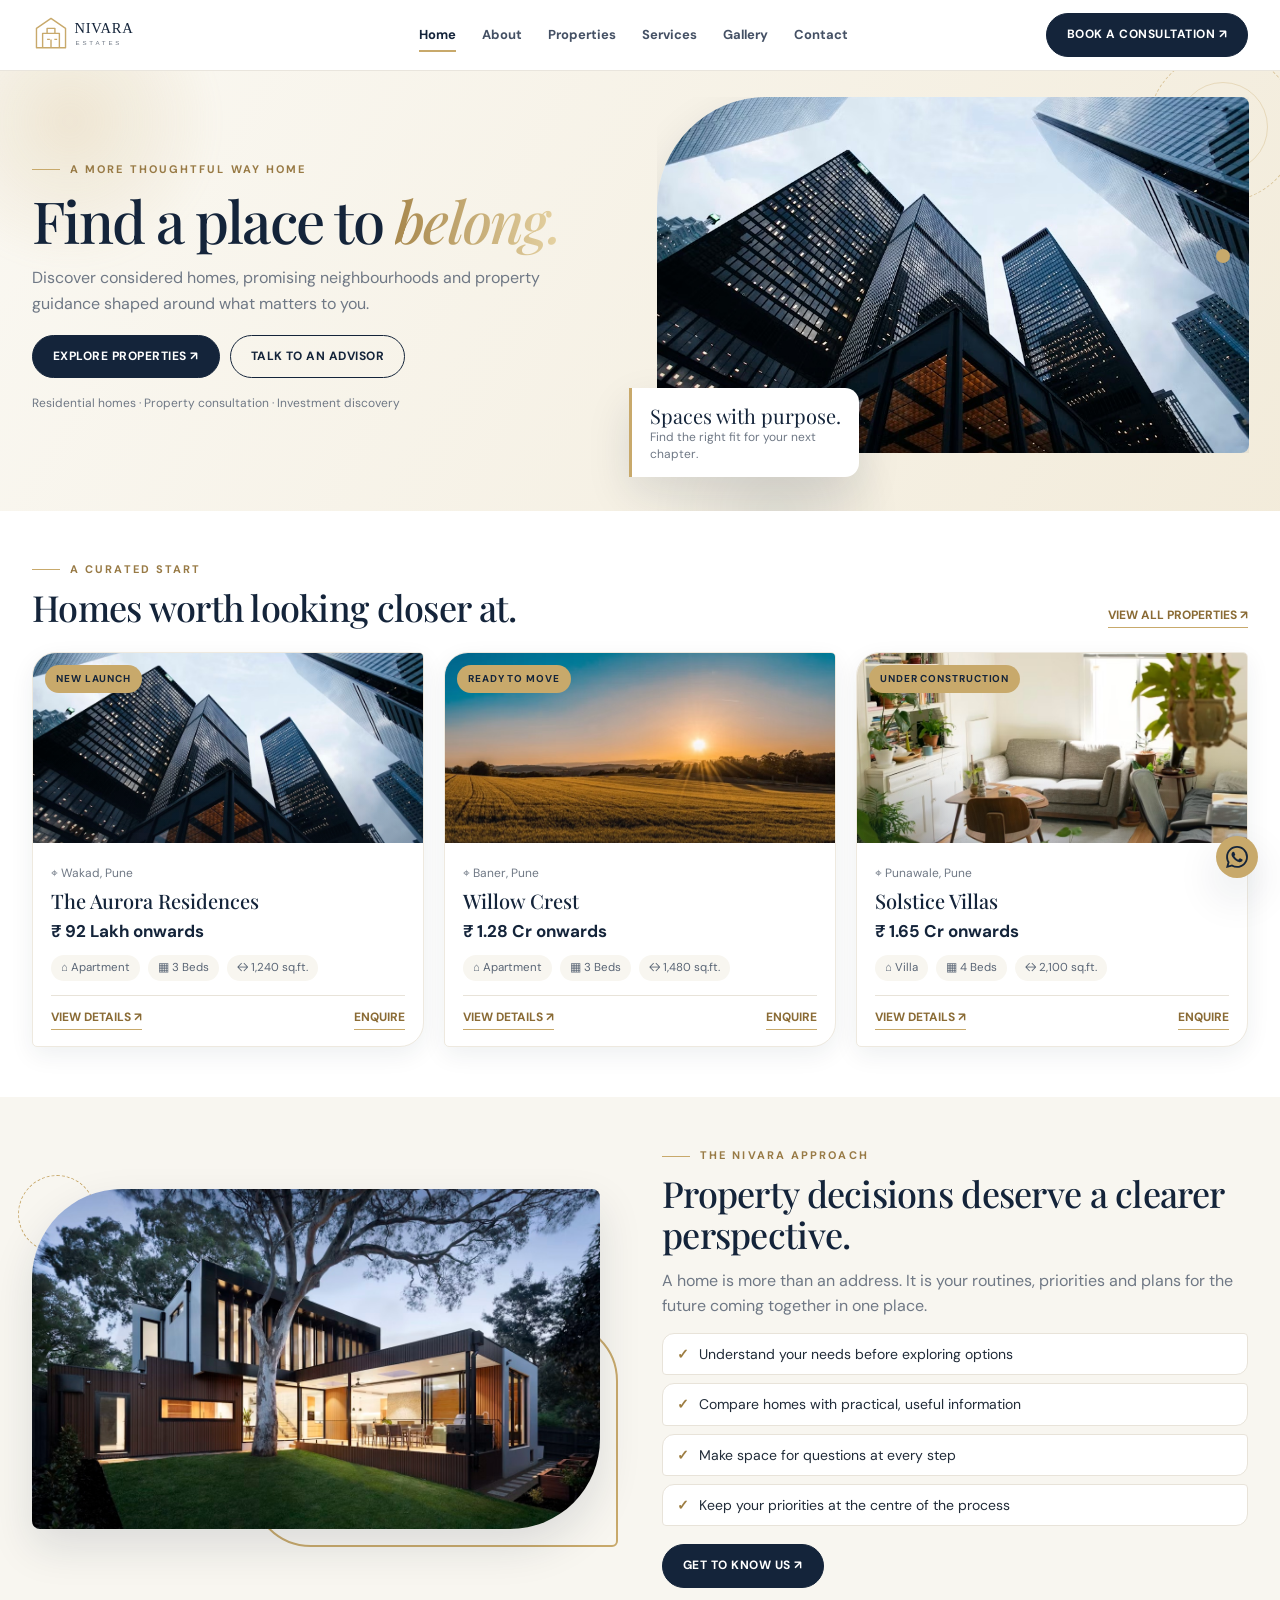
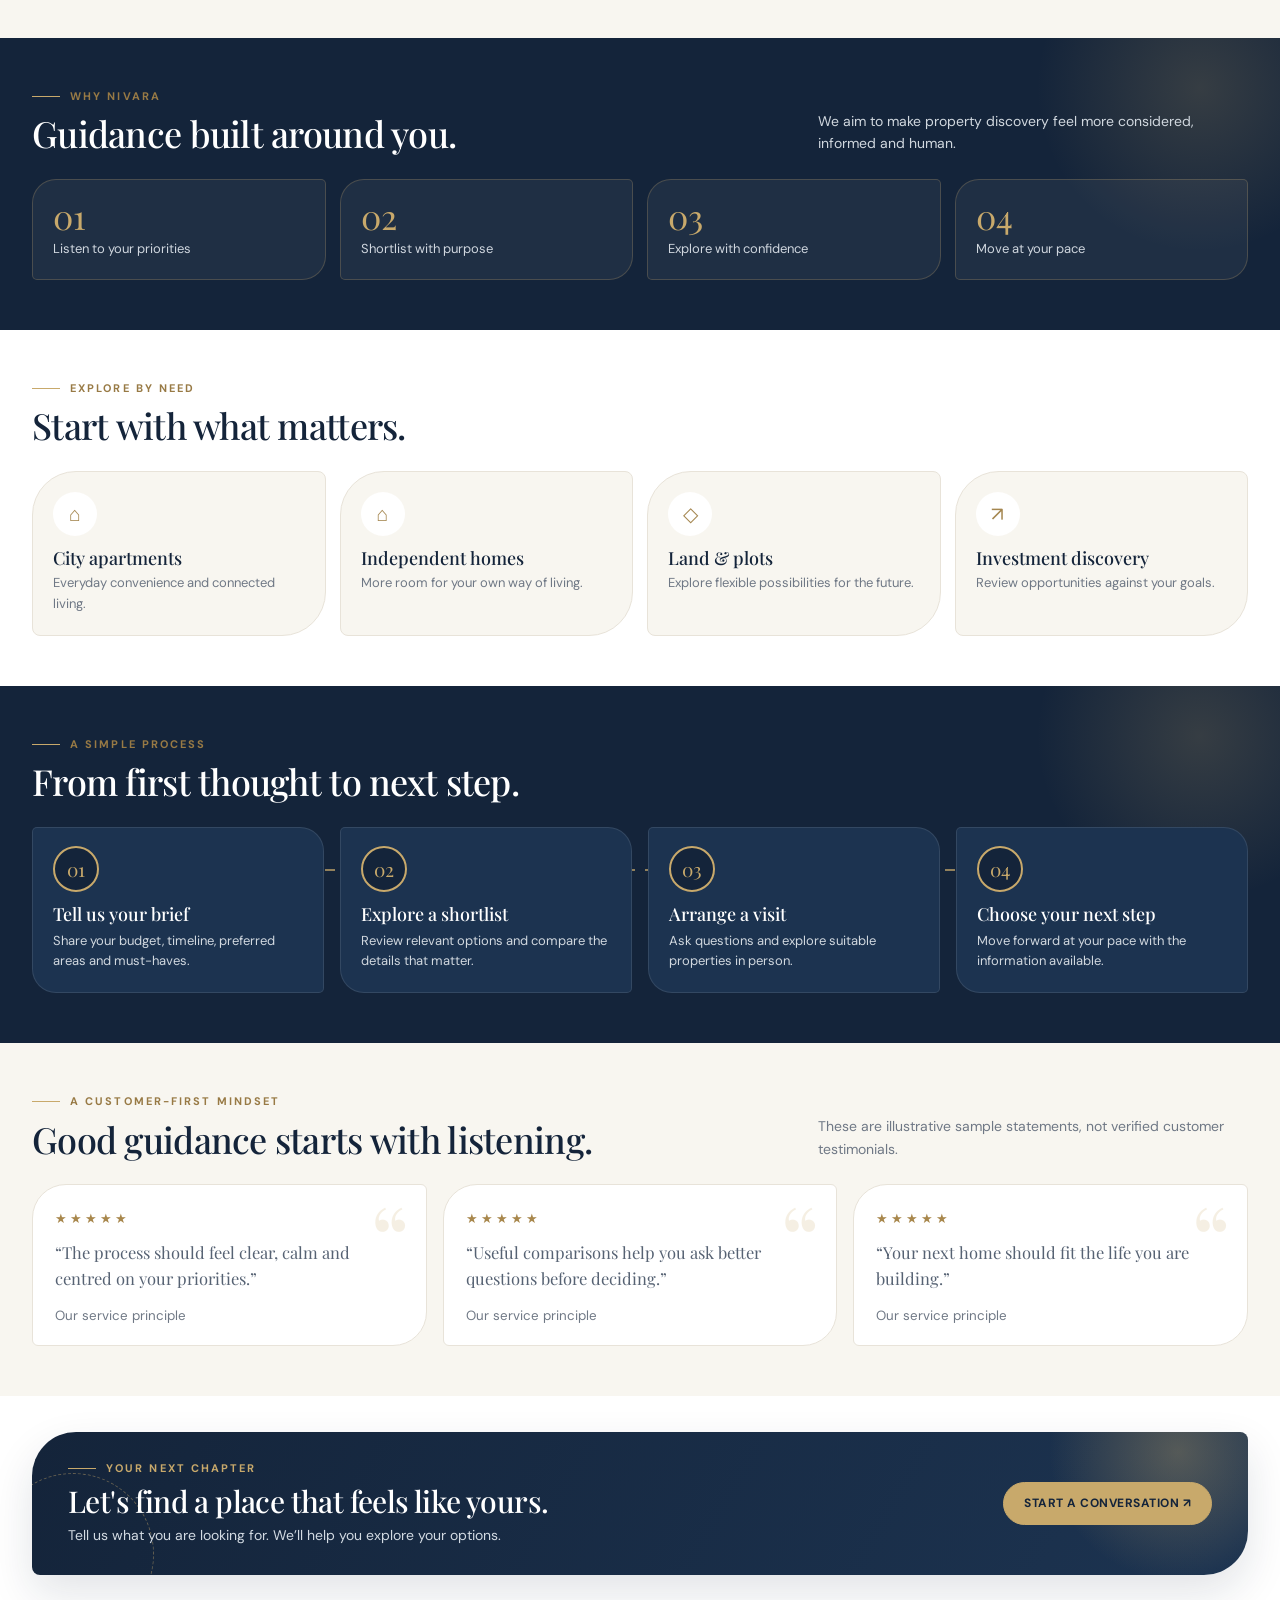
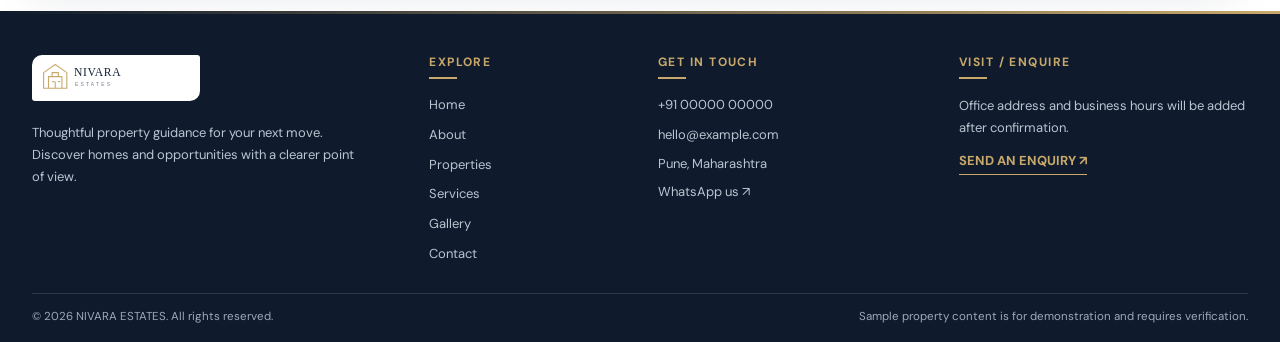
<file: index.html>
<!doctype html>
<html lang="en">

<head>
    <meta charset="utf-8">
    <meta name="viewport" content="width=device-width, initial-scale=1">
    <meta name="theme-color" content="#14243A">
    <meta name="description" content="Explore sample homes and property guidance with Nivara Estates in Pune.">
    <link rel="icon" type="image/svg+xml" href="favicon.svg">
    <link rel="stylesheet" href="css/style.css">
    <title>Find Your Place | NIVARA ESTATES</title>
</head>

<body><a class="skip-link" href="#main">Skip to content</a>
    <header class="site-header">
        <div class="container nav"><a class="brand" href="index.html" aria-label="Nivara Estates home"><img
                    src="assets/logo.svg" alt="Nivara Estates"></a><button class="menu-toggle"
                aria-label="Toggle navigation" aria-expanded="false">☰</button>
            <nav class="nav-links" aria-label="Main navigation"><a href="index.html">Home</a><a
                    href="about.html">About</a><a href="projects.html">Properties</a><a
                    href="services.html">Services</a><a href="gallery.html">Gallery</a><a
                    href="contact.html">Contact</a></nav><a class="nav-cta" href="contact.html">BOOK A CONSULTATION
                ↗</a>
        </div>
    </header>
    <main id="main">
        <section class="hero"><span class="hero-blob b1"></span><span class="hero-blob b2"></span>
            <div class="container hero-grid">
                <div class="hero-copy"><span class="eyebrow">A MORE THOUGHTFUL WAY HOME</span>
                    <h1>Find a place to <span>belong.</span></h1>
                    <p class="lead">Discover considered homes, promising neighbourhoods and property guidance shaped
                        around what matters to you.</p>
                    <div class="hero-actions"><a class="btn" href="projects.html">EXPLORE PROPERTIES ↗</a><a
                            class="btn outline" href="contact.html">TALK TO AN ADVISOR</a></div>
                    <p class="hero-note">Residential homes · Property consultation · Investment discovery</p>
                </div>
                <div class="hero-media" id="hero-media">
                    <div class="hero-orbit"></div>
                    <div class="hero-orbit o2"></div><span class="hero-dot"></span>
                    <div class="hero-photo-wrap"><img class="hero-photo" src="assets/images/photo-1.jpg"
                            alt="Contemporary residential architecture"></div>
                    <div class="hero-stamp"><strong>Spaces with purpose.</strong><small>Find the right fit for your next
                            chapter.</small></div>
                </div>
            </div>
        </section>
        <section class="section">
            <div class="container">
                <div class="section-head reveal">
                    <div><span class="eyebrow">A CURATED START</span>
                        <h2>Homes worth looking closer at.</h2>
                    </div><a class="text-link" href="projects.html">VIEW ALL PROPERTIES ↗</a>
                </div>
                <div class="property-grid" id="featured-properties"></div>
            </div>
        </section>
        <section class="section ivory">
            <div class="container split">
                <div class="split-image reveal">
                    <div class="img-wrap"><img src="assets/images/photo-7.jpg" alt="Warm contemporary home interior"
                            loading="lazy"></div>
                </div>
                <div class="reveal"><span class="eyebrow">THE NIVARA APPROACH</span>
                    <h2>Property decisions deserve a clearer perspective.</h2>
                    <p class="lead">A home is more than an address. It is your routines, priorities and plans for the
                        future coming together in one place.</p>
                    <ul class="check-list">
                        <li>Understand your needs before exploring options</li>
                        <li>Compare homes with practical, useful information</li>
                        <li>Make space for questions at every step</li>
                        <li>Keep your priorities at the centre of the process</li>
                    </ul><a class="btn" href="about.html">GET TO KNOW US ↗</a>
                </div>
            </div>
        </section>
        <section class="section navy">
            <div class="container">
                <div class="section-head reveal">
                    <div><span class="eyebrow">WHY NIVARA</span>
                        <h2>Guidance built around you.</h2>
                    </div>
                    <p>We aim to make property discovery feel more considered, informed and human.</p>
                </div>
                <div class="stats">
                    <div class="stat reveal"><strong>01</strong><span>Listen to your priorities</span></div>
                    <div class="stat reveal delay-1"><strong>02</strong><span>Shortlist with purpose</span></div>
                    <div class="stat reveal delay-2"><strong>03</strong><span>Explore with confidence</span></div>
                    <div class="stat reveal delay-3"><strong>04</strong><span>Move at your pace</span></div>
                </div>
            </div>
        </section>
        <section class="section">
            <div class="container">
                <div class="section-head reveal">
                    <div><span class="eyebrow">EXPLORE BY NEED</span>
                        <h2>Start with what matters.</h2>
                    </div>
                </div>
                <div class="category-grid"><a class="category reveal" href="projects.html?type=Apartment"><span
                            class="symbol">⌂</span>
                        <h3>City apartments</h3>
                        <p>Everyday convenience and connected living.</p>
                    </a><a class="category reveal delay-1" href="projects.html?type=Villa"><span class="symbol">⌂</span>
                        <h3>Independent homes</h3>
                        <p>More room for your own way of living.</p>
                    </a><a class="category reveal delay-2" href="projects.html?type=Plot"><span class="symbol">◇</span>
                        <h3>Land & plots</h3>
                        <p>Explore flexible possibilities for the future.</p>
                    </a><a class="category reveal delay-3" href="services.html"><span class="symbol">↗</span>
                        <h3>Investment discovery</h3>
                        <p>Review opportunities against your goals.</p>
                    </a></div>
            </div>
        </section>
        <section class="section navy">
            <div class="container">
                <div class="section-head reveal">
                    <div><span class="eyebrow">A SIMPLE PROCESS</span>
                        <h2>From first thought to next step.</h2>
                    </div>
                </div>
                <div class="steps">
                    <div class="step reveal"><b>01</b>
                        <h3>Tell us your brief</h3>
                        <p>Share your budget, timeline, preferred areas and must-haves.</p>
                    </div>
                    <div class="step reveal delay-1"><b>02</b>
                        <h3>Explore a shortlist</h3>
                        <p>Review relevant options and compare the details that matter.</p>
                    </div>
                    <div class="step reveal delay-2"><b>03</b>
                        <h3>Arrange a visit</h3>
                        <p>Ask questions and explore suitable properties in person.</p>
                    </div>
                    <div class="step reveal delay-3"><b>04</b>
                        <h3>Choose your next step</h3>
                        <p>Move forward at your pace with the information available.</p>
                    </div>
                </div>
            </div>
        </section>
        <section class="section ivory">
            <div class="container">
                <div class="section-head reveal">
                    <div><span class="eyebrow">A CUSTOMER-FIRST MINDSET</span>
                        <h2>Good guidance starts with listening.</h2>
                    </div>
                    <p>These are illustrative sample statements, not verified customer testimonials.</p>
                </div>
                <div class="quote-grid">
                    <article class="quote reveal"><span class="stars">★★★★★</span>
                        <p>“The process should feel clear, calm and centred on your priorities.”</p><small>Our service
                            principle</small>
                    </article>
                    <article class="quote reveal delay-1"><span class="stars">★★★★★</span>
                        <p>“Useful comparisons help you ask better questions before deciding.”</p><small>Our service
                            principle</small>
                    </article>
                    <article class="quote reveal delay-2"><span class="stars">★★★★★</span>
                        <p>“Your next home should fit the life you are building.”</p><small>Our service
                            principle</small>
                    </article>
                </div>
            </div>
        </section>
    </main>
    <section class="cta-wrap">
        <div class="container cta-band reveal">
            <div><span class="eyebrow" style="color:var(--gold)">YOUR NEXT CHAPTER</span>
                <h2>Let's find a place that feels like yours.</h2>
                <p>Tell us what you are looking for. We’ll help you explore your options.</p>
            </div><a class="btn gold" href="contact.html">START A CONVERSATION ↗</a>
        </div>
    </section>
    <footer class="footer">
        <div class="container">
            <div class="footer-grid">
                <div><a class="brand" href="index.html"><img src="assets/logo.svg" alt="Nivara Estates"></a>
                    <p>Thoughtful property guidance for your next move. Discover homes and opportunities with a clearer
                        point of view.</p>
                </div>
                <div>
                    <h3>Explore</h3>
                    <div class="footer-links"><a href="index.html">Home</a><a href="about.html">About</a><a
                            href="projects.html">Properties</a><a href="services.html">Services</a><a
                            href="gallery.html">Gallery</a><a href="contact.html">Contact</a></div>
                </div>
                <div>
                    <h3>Get in touch</h3>
                    <div class="footer-links"><a href="tel:+910000000000">+91 00000 00000</a><a
                            href="mailto:hello@example.com">hello@example.com</a><span>Pune, Maharashtra</span><a
                            data-whatsapp href="contact.html">WhatsApp us ↗</a></div>
                </div>
                <div>
                    <h3>Visit / enquire</h3>
                    <p>Office address and business hours will be added after confirmation.</p><a class="text-link"
                        style="color:var(--gold)" href="contact.html">SEND AN ENQUIRY ↗</a>
                </div>
            </div>
            <div class="footer-bottom"><span>© <span data-year></span> NIVARA ESTATES. All rights
                    reserved.</span><span>Sample property content is for demonstration and requires verification.</span>
            </div>
        </div>
    </footer><button class="back-top" aria-label="Back to top">↑</button>
    <script src="js/main.js"></script>
</body>

</html>
</file>
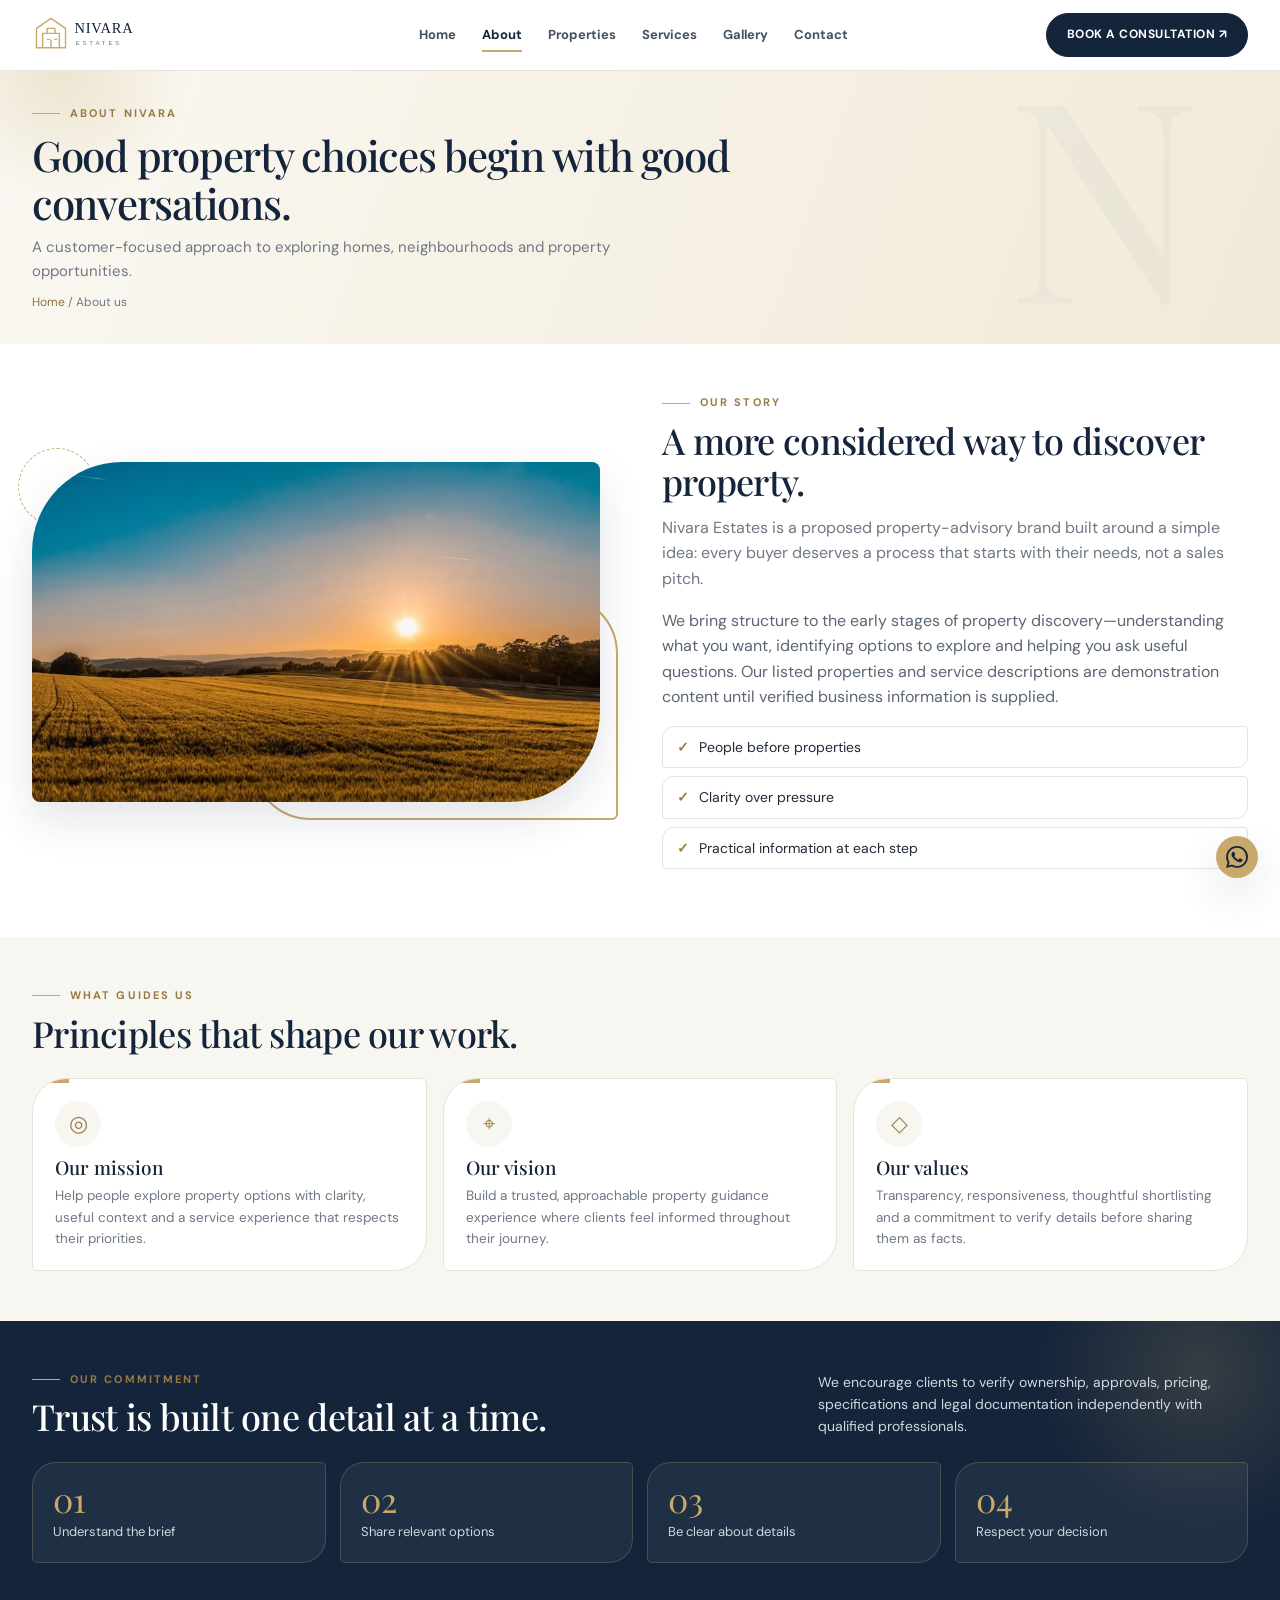
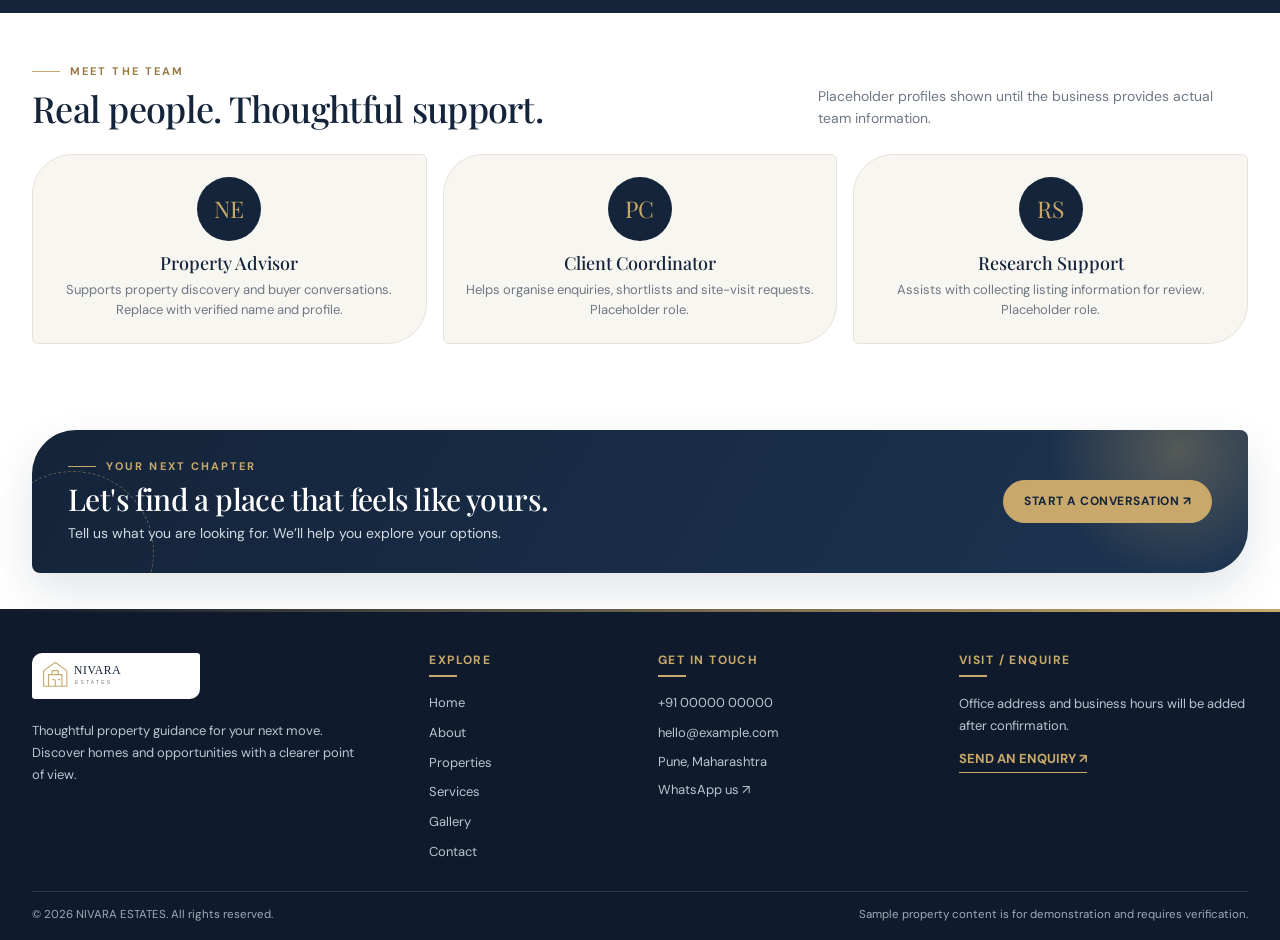
<file: about.html>
<!doctype html><html lang="en"><head><meta charset="utf-8"><meta name="viewport" content="width=device-width, initial-scale=1"><meta name="theme-color" content="#14243A"><meta name="description" content="Learn about the Nivara Estates approach to thoughtful property guidance."><link rel="icon" type="image/svg+xml" href="favicon.svg"><link rel="stylesheet" href="css/style.css"><title>About Us | NIVARA ESTATES</title></head><body><a class="skip-link" href="#main">Skip to content</a><header class="site-header"><div class="container nav"><a class="brand" href="index.html" aria-label="Nivara Estates home"><img src="assets/logo.svg" alt="Nivara Estates"></a><button class="menu-toggle" aria-label="Toggle navigation" aria-expanded="false">☰</button><nav class="nav-links" aria-label="Main navigation"><a href="index.html">Home</a><a href="about.html">About</a><a href="projects.html">Properties</a><a href="services.html">Services</a><a href="gallery.html">Gallery</a><a href="contact.html">Contact</a></nav><a class="nav-cta" href="contact.html">BOOK A CONSULTATION ↗</a></div></header><main id="main"><section class="page-hero"><div class="container"><span class="eyebrow">ABOUT NIVARA</span><h1>Good property choices begin with good conversations.</h1><p class="lead">A customer-focused approach to exploring homes, neighbourhoods and property opportunities.</p><div class="crumb"><a href="index.html">Home</a> / About us</div></div></section><section class="section"><div class="container split"><div class="split-image reveal"><div class="img-wrap"><img src="assets/images/photo-2.jpg" alt="Contemporary residential building"></div></div><div class="reveal"><span class="eyebrow">OUR STORY</span><h2>A more considered way to discover property.</h2><p class="lead">Nivara Estates is a proposed property-advisory brand built around a simple idea: every buyer deserves a process that starts with their needs, not a sales pitch.</p><p class="prose">We bring structure to the early stages of property discovery—understanding what you want, identifying options to explore and helping you ask useful questions. Our listed properties and service descriptions are demonstration content until verified business information is supplied.</p><ul class="check-list"><li>People before properties</li><li>Clarity over pressure</li><li>Practical information at each step</li></ul></div></div></section><section class="section ivory"><div class="container"><div class="section-head"><div><span class="eyebrow">WHAT GUIDES US</span><h2>Principles that shape our work.</h2></div></div><div class="principle-grid"><article class="principle-card reveal"><span class="symbol">◎</span><h3>Our mission</h3><p>Help people explore property options with clarity, useful context and a service experience that respects their priorities.</p></article><article class="principle-card reveal delay-1"><span class="symbol">⌖</span><h3>Our vision</h3><p>Build a trusted, approachable property guidance experience where clients feel informed throughout their journey.</p></article><article class="principle-card reveal delay-2"><span class="symbol">◇</span><h3>Our values</h3><p>Transparency, responsiveness, thoughtful shortlisting and a commitment to verify details before sharing them as facts.</p></article></div></div></section><section class="section navy"><div class="container"><div class="section-head"><div><span class="eyebrow">OUR COMMITMENT</span><h2>Trust is built one detail at a time.</h2></div><p>We encourage clients to verify ownership, approvals, pricing, specifications and legal documentation independently with qualified professionals.</p></div><div class="stats"><div class="stat"><strong>01</strong><span>Understand the brief</span></div><div class="stat"><strong>02</strong><span>Share relevant options</span></div><div class="stat"><strong>03</strong><span>Be clear about details</span></div><div class="stat"><strong>04</strong><span>Respect your decision</span></div></div></div></section><section class="section"><div class="container"><div class="section-head"><div><span class="eyebrow">MEET THE TEAM</span><h2>Real people. Thoughtful support.</h2></div><p>Placeholder profiles shown until the business provides actual team information.</p></div><div class="team-grid"><article class="team-card"><div class="team-initial">NE</div><h3>Property Advisor</h3><p>Supports property discovery and buyer conversations. Replace with verified name and profile.</p></article><article class="team-card"><div class="team-initial">PC</div><h3>Client Coordinator</h3><p>Helps organise enquiries, shortlists and site-visit requests. Placeholder role.</p></article><article class="team-card"><div class="team-initial">RS</div><h3>Research Support</h3><p>Assists with collecting listing information for review. Placeholder role.</p></article></div></div></section></main><section class="cta-wrap"><div class="container cta-band reveal"><div><span class="eyebrow" style="color:var(--gold)">YOUR NEXT CHAPTER</span><h2>Let's find a place that feels like yours.</h2><p>Tell us what you are looking for. We’ll help you explore your options.</p></div><a class="btn gold" href="contact.html">START A CONVERSATION ↗</a></div></section><footer class="footer"><div class="container"><div class="footer-grid"><div><a class="brand" href="index.html"><img src="assets/logo.svg" alt="Nivara Estates"></a><p>Thoughtful property guidance for your next move. Discover homes and opportunities with a clearer point of view.</p></div><div><h3>Explore</h3><div class="footer-links"><a href="index.html">Home</a><a href="about.html">About</a><a href="projects.html">Properties</a><a href="services.html">Services</a><a href="gallery.html">Gallery</a><a href="contact.html">Contact</a></div></div><div><h3>Get in touch</h3><div class="footer-links"><a href="tel:+910000000000">+91 00000 00000</a><a href="mailto:hello@example.com">hello@example.com</a><span>Pune, Maharashtra</span><a data-whatsapp href="contact.html">WhatsApp us ↗</a></div></div><div><h3>Visit / enquire</h3><p>Office address and business hours will be added after confirmation.</p><a class="text-link" style="color:var(--gold)" href="contact.html">SEND AN ENQUIRY ↗</a></div></div><div class="footer-bottom"><span>© <span data-year></span> NIVARA ESTATES. All rights reserved.</span><span>Sample property content is for demonstration and requires verification.</span></div></div></footer><button class="back-top" aria-label="Back to top">↑</button><script src="js/main.js"></script></body></html>
</file>
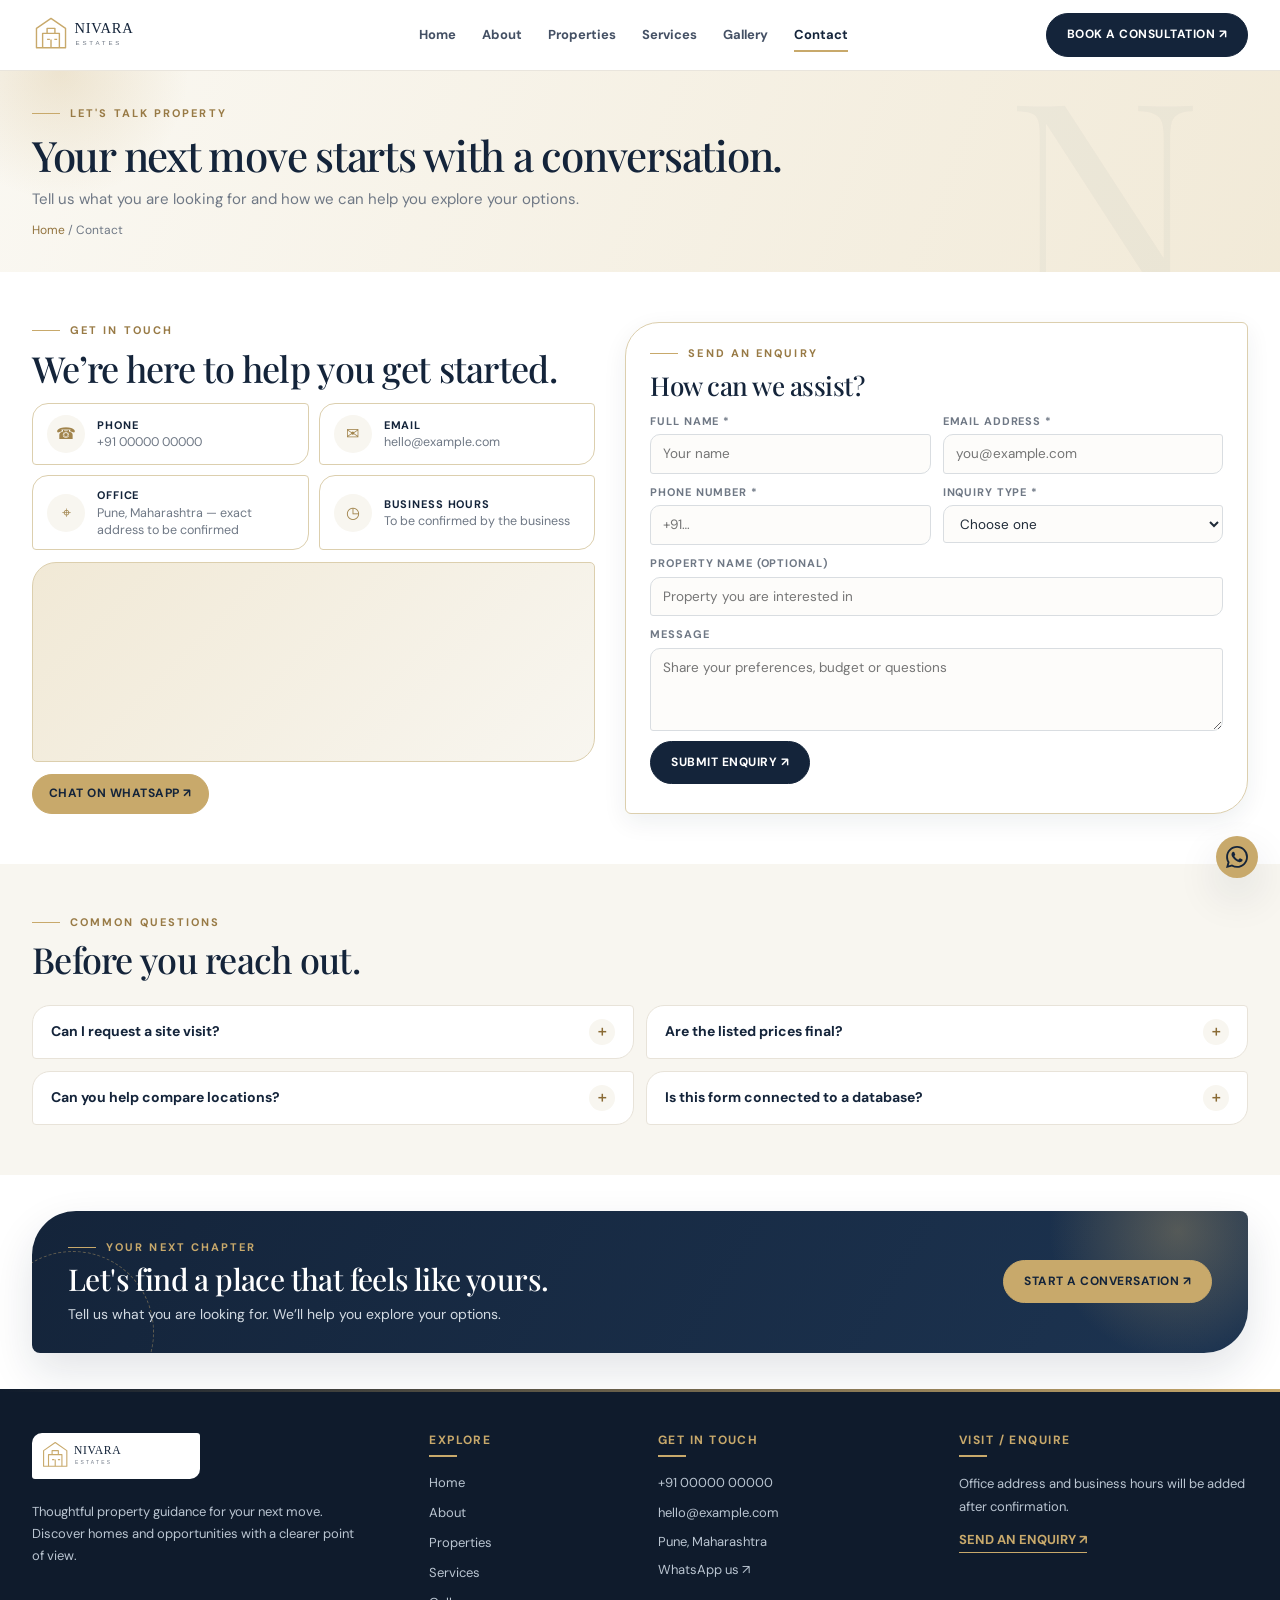
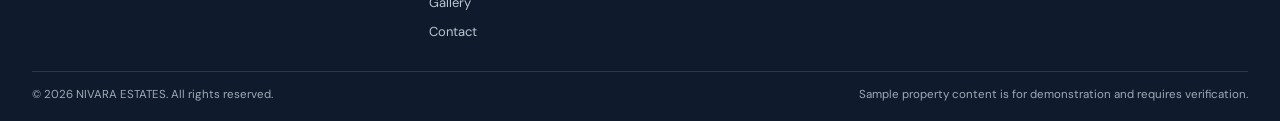
<file: contact.html>
<!doctype html><html lang="en"><head><meta charset="utf-8"><meta name="viewport" content="width=device-width, initial-scale=1"><meta name="theme-color" content="#14243A"><meta name="description" content="Contact Nivara Estates or submit a property enquiry."><link rel="icon" type="image/svg+xml" href="favicon.svg"><link rel="stylesheet" href="css/style.css"><title>Contact Us | NIVARA ESTATES</title></head><body><a class="skip-link" href="#main">Skip to content</a><header class="site-header"><div class="container nav"><a class="brand" href="index.html" aria-label="Nivara Estates home"><img src="assets/logo.svg" alt="Nivara Estates"></a><button class="menu-toggle" aria-label="Toggle navigation" aria-expanded="false">☰</button><nav class="nav-links" aria-label="Main navigation"><a href="index.html">Home</a><a href="about.html">About</a><a href="projects.html">Properties</a><a href="services.html">Services</a><a href="gallery.html">Gallery</a><a href="contact.html">Contact</a></nav><a class="nav-cta" href="contact.html">BOOK A CONSULTATION ↗</a></div></header><main id="main"><section class="page-hero"><div class="container"><span class="eyebrow">LET'S TALK PROPERTY</span><h1>Your next move starts with a conversation.</h1><p class="lead">Tell us what you are looking for and how we can help you explore your options.</p><div class="crumb"><a href="index.html">Home</a> / Contact</div></div></section><section class="section"><div class="container contact-grid"><div class="contact-left"><div><span class="eyebrow">GET IN TOUCH</span><h2>We’re here to help you get started.</h2></div><div class="contact-info"><div class="contact-item reveal"><span class="ci-icon">☎</span><div><strong>PHONE</strong><a href="tel:+910000000000">+91 00000 00000</a></div></div><div class="contact-item reveal delay-1"><span class="ci-icon">✉</span><div><strong>EMAIL</strong><a href="mailto:hello@example.com">hello@example.com</a></div></div><div class="contact-item reveal delay-2"><span class="ci-icon">⌖</span><div><strong>OFFICE</strong><span>Pune, Maharashtra — exact address to be confirmed</span></div></div><div class="contact-item reveal delay-3"><span class="ci-icon">◷</span><div><strong>BUSINESS HOURS</strong><span>To be confirmed by the business</span></div></div></div><div class="map-box reveal"><iframe title="Map of Pune, Maharashtra" src="https://www.google.com/maps?q=Pune,+Maharashtra&amp;output=embed" loading="lazy" referrerpolicy="no-referrer-when-downgrade"></iframe></div><div><a class="btn gold sm" data-whatsapp href="#">CHAT ON WHATSAPP ↗</a></div></div><form class="form-panel reveal" data-inquiry><span class="eyebrow">SEND AN ENQUIRY</span><h2>How can we assist?</h2><div class="form-grid"><div class="field"><label for="name">Full name *</label><input id="name" name="name" required autocomplete="name" placeholder="Your name"></div><div class="field"><label for="email">Email address *</label><input id="email" name="email" type="email" required autocomplete="email" placeholder="you@example.com"></div><div class="field"><label for="phone">Phone number *</label><input id="phone" name="phone" type="tel" required pattern="[0-9+() -]{8,18}" autocomplete="tel" placeholder="+91…"></div><div class="field"><label for="type">Inquiry type *</label><select id="type" name="type" required><option value="">Choose one</option><option>Buying a property</option><option>Selling a property</option><option>Investment enquiry</option><option>Site visit</option><option>General consultation</option></select></div><div class="field wide"><label for="property">Property name (optional)</label><input id="property" name="property" placeholder="Property you are interested in"></div><div class="field wide"><label for="message">Message</label><textarea id="message" name="message" rows="3" placeholder="Share your preferences, budget or questions"></textarea></div><div class="wide"><button class="btn" type="submit">SUBMIT ENQUIRY ↗</button><div class="notice" role="status" aria-live="polite"></div></div></div></form></div></section><section class="section ivory"><div class="container"><div class="section-head"><div><span class="eyebrow">COMMON QUESTIONS</span><h2>Before you reach out.</h2></div></div><div class="faq-list"><div class="faq"><button aria-expanded="false">Can I request a site visit?<span>＋</span></button><div class="faq-content">Yes, submit an enquiry with the property name and preferred timing. The business must confirm visit availability.</div></div><div class="faq"><button aria-expanded="false">Are the listed prices final?<span>＋</span></button><div class="faq-content">No. Listings on this demo website are illustrative. Please confirm current pricing, taxes, fees and availability with the authorised property representative.</div></div><div class="faq"><button aria-expanded="false">Can you help compare locations?<span>＋</span></button><div class="faq-content">You can share your commute, budget and lifestyle priorities so relevant areas and available options can be discussed.</div></div><div class="faq"><button aria-expanded="false">Is this form connected to a database?<span>＋</span></button><div class="faq-content">No. This frontend validates the form and can open WhatsApp once a real number is configured. Database or email delivery requires backend integration.</div></div></div></div></section></main><section class="cta-wrap"><div class="container cta-band reveal"><div><span class="eyebrow" style="color:var(--gold)">YOUR NEXT CHAPTER</span><h2>Let's find a place that feels like yours.</h2><p>Tell us what you are looking for. We’ll help you explore your options.</p></div><a class="btn gold" href="contact.html">START A CONVERSATION ↗</a></div></section><footer class="footer"><div class="container"><div class="footer-grid"><div><a class="brand" href="index.html"><img src="assets/logo.svg" alt="Nivara Estates"></a><p>Thoughtful property guidance for your next move. Discover homes and opportunities with a clearer point of view.</p></div><div><h3>Explore</h3><div class="footer-links"><a href="index.html">Home</a><a href="about.html">About</a><a href="projects.html">Properties</a><a href="services.html">Services</a><a href="gallery.html">Gallery</a><a href="contact.html">Contact</a></div></div><div><h3>Get in touch</h3><div class="footer-links"><a href="tel:+910000000000">+91 00000 00000</a><a href="mailto:hello@example.com">hello@example.com</a><span>Pune, Maharashtra</span><a data-whatsapp href="contact.html">WhatsApp us ↗</a></div></div><div><h3>Visit / enquire</h3><p>Office address and business hours will be added after confirmation.</p><a class="text-link" style="color:var(--gold)" href="contact.html">SEND AN ENQUIRY ↗</a></div></div><div class="footer-bottom"><span>© <span data-year></span> NIVARA ESTATES. All rights reserved.</span><span>Sample property content is for demonstration and requires verification.</span></div></div></footer><button class="back-top" aria-label="Back to top">↑</button><script src="js/main.js"></script></body></html>
</file>
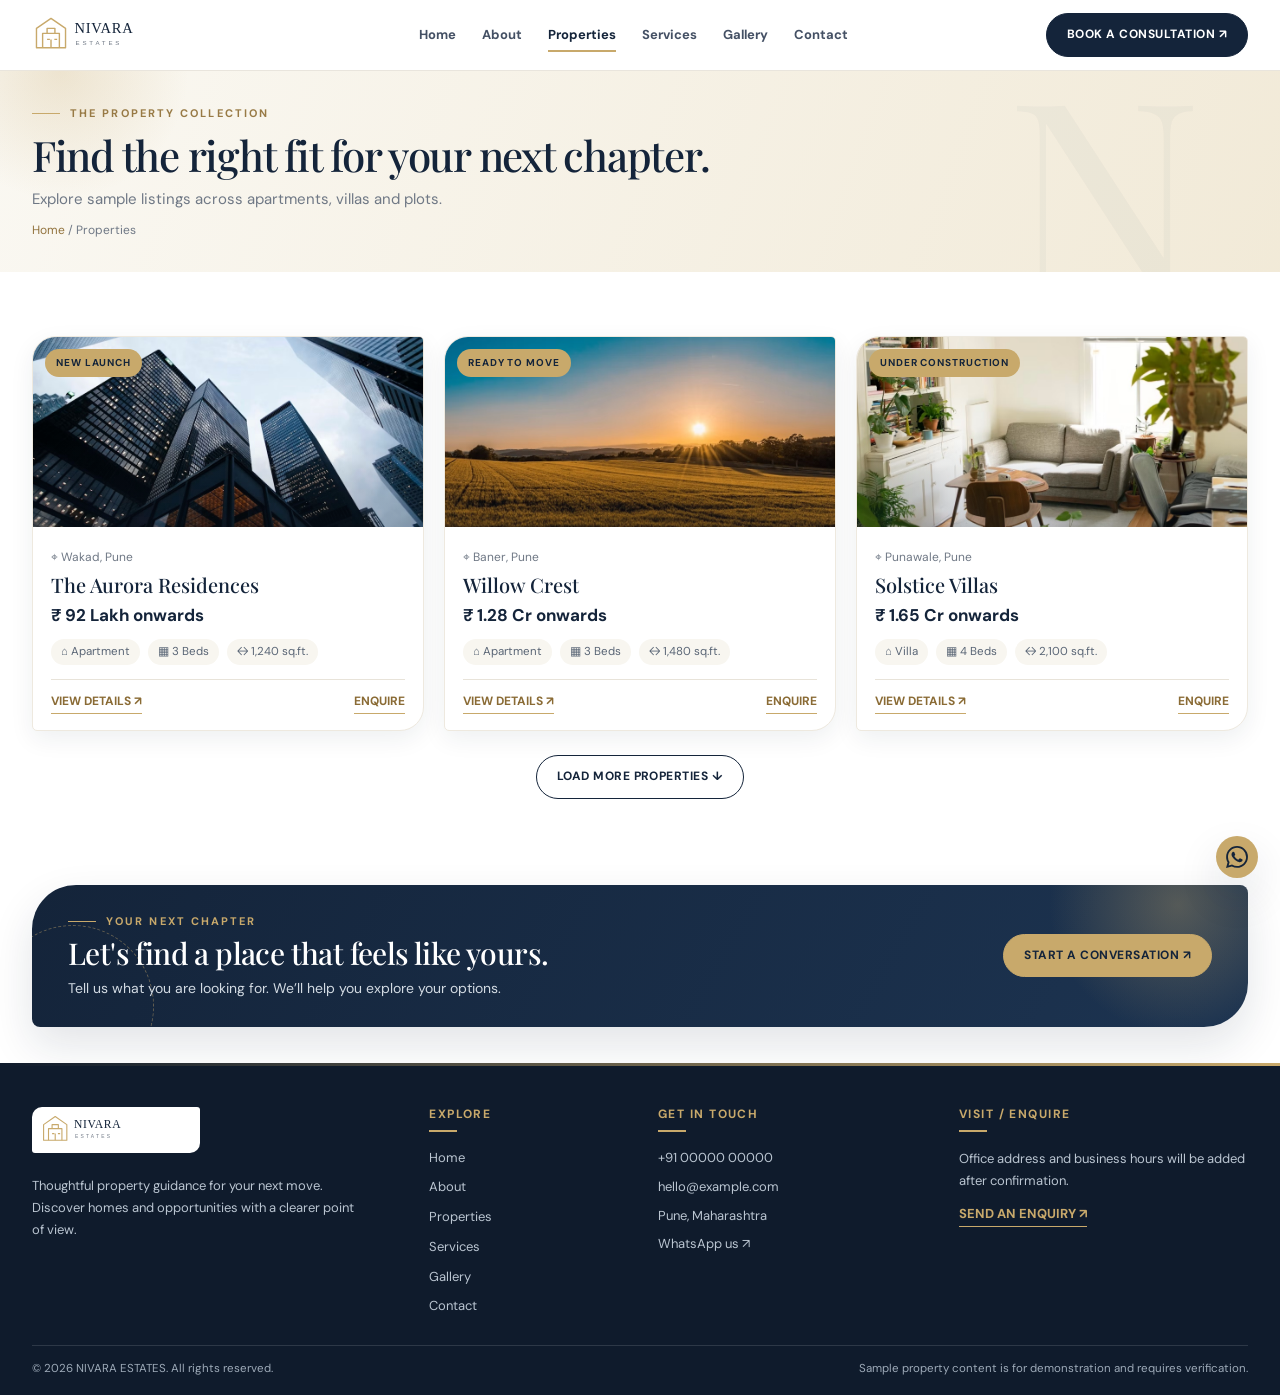
<file: projects.html>
<!doctype html><html lang="en"><head><meta charset="utf-8"><meta name="viewport" content="width=device-width, initial-scale=1"><meta name="theme-color" content="#14243A"><meta name="description" content="Explore sample residential property listings from Nivara Estates."><link rel="icon" type="image/svg+xml" href="favicon.svg"><link rel="stylesheet" href="css/style.css"><title>Properties | NIVARA ESTATES</title></head><body><a class="skip-link" href="#main">Skip to content</a><header class="site-header"><div class="container nav"><a class="brand" href="index.html" aria-label="Nivara Estates home"><img src="assets/logo.svg" alt="Nivara Estates"></a><button class="menu-toggle" aria-label="Toggle navigation" aria-expanded="false">☰</button><nav class="nav-links" aria-label="Main navigation"><a href="index.html">Home</a><a href="about.html">About</a><a href="projects.html">Properties</a><a href="services.html">Services</a><a href="gallery.html">Gallery</a><a href="contact.html">Contact</a></nav><a class="nav-cta" href="contact.html">BOOK A CONSULTATION ↗</a></div></header><main id="main"><section class="page-hero"><div class="container"><span class="eyebrow">THE PROPERTY COLLECTION</span><h1>Find the right fit for your next chapter.</h1><p class="lead">Explore sample listings across apartments, villas and plots.</p><div class="crumb"><a href="index.html">Home</a> / Properties</div></div></section><section class="section"><div class="container"><div class="active-filter" id="active-filter"></div><div class="property-grid" id="property-list"></div><div class="empty-state" id="empty-state"><h3>No properties match your filters</h3><p>Try changing your search terms or widening your budget.</p></div><div class="load-row"><button class="btn outline" id="load-more">LOAD MORE PROPERTIES ↓</button></div></div></section></main><section class="cta-wrap"><div class="container cta-band reveal"><div><span class="eyebrow" style="color:var(--gold)">YOUR NEXT CHAPTER</span><h2>Let's find a place that feels like yours.</h2><p>Tell us what you are looking for. We’ll help you explore your options.</p></div><a class="btn gold" href="contact.html">START A CONVERSATION ↗</a></div></section><footer class="footer"><div class="container"><div class="footer-grid"><div><a class="brand" href="index.html"><img src="assets/logo.svg" alt="Nivara Estates"></a><p>Thoughtful property guidance for your next move. Discover homes and opportunities with a clearer point of view.</p></div><div><h3>Explore</h3><div class="footer-links"><a href="index.html">Home</a><a href="about.html">About</a><a href="projects.html">Properties</a><a href="services.html">Services</a><a href="gallery.html">Gallery</a><a href="contact.html">Contact</a></div></div><div><h3>Get in touch</h3><div class="footer-links"><a href="tel:+910000000000">+91 00000 00000</a><a href="mailto:hello@example.com">hello@example.com</a><span>Pune, Maharashtra</span><a data-whatsapp href="contact.html">WhatsApp us ↗</a></div></div><div><h3>Visit / enquire</h3><p>Office address and business hours will be added after confirmation.</p><a class="text-link" style="color:var(--gold)" href="contact.html">SEND AN ENQUIRY ↗</a></div></div><div class="footer-bottom"><span>© <span data-year></span> NIVARA ESTATES. All rights reserved.</span><span>Sample property content is for demonstration and requires verification.</span></div></div></footer><button class="back-top" aria-label="Back to top">↑</button><script src="js/main.js"></script></body></html>
</file>
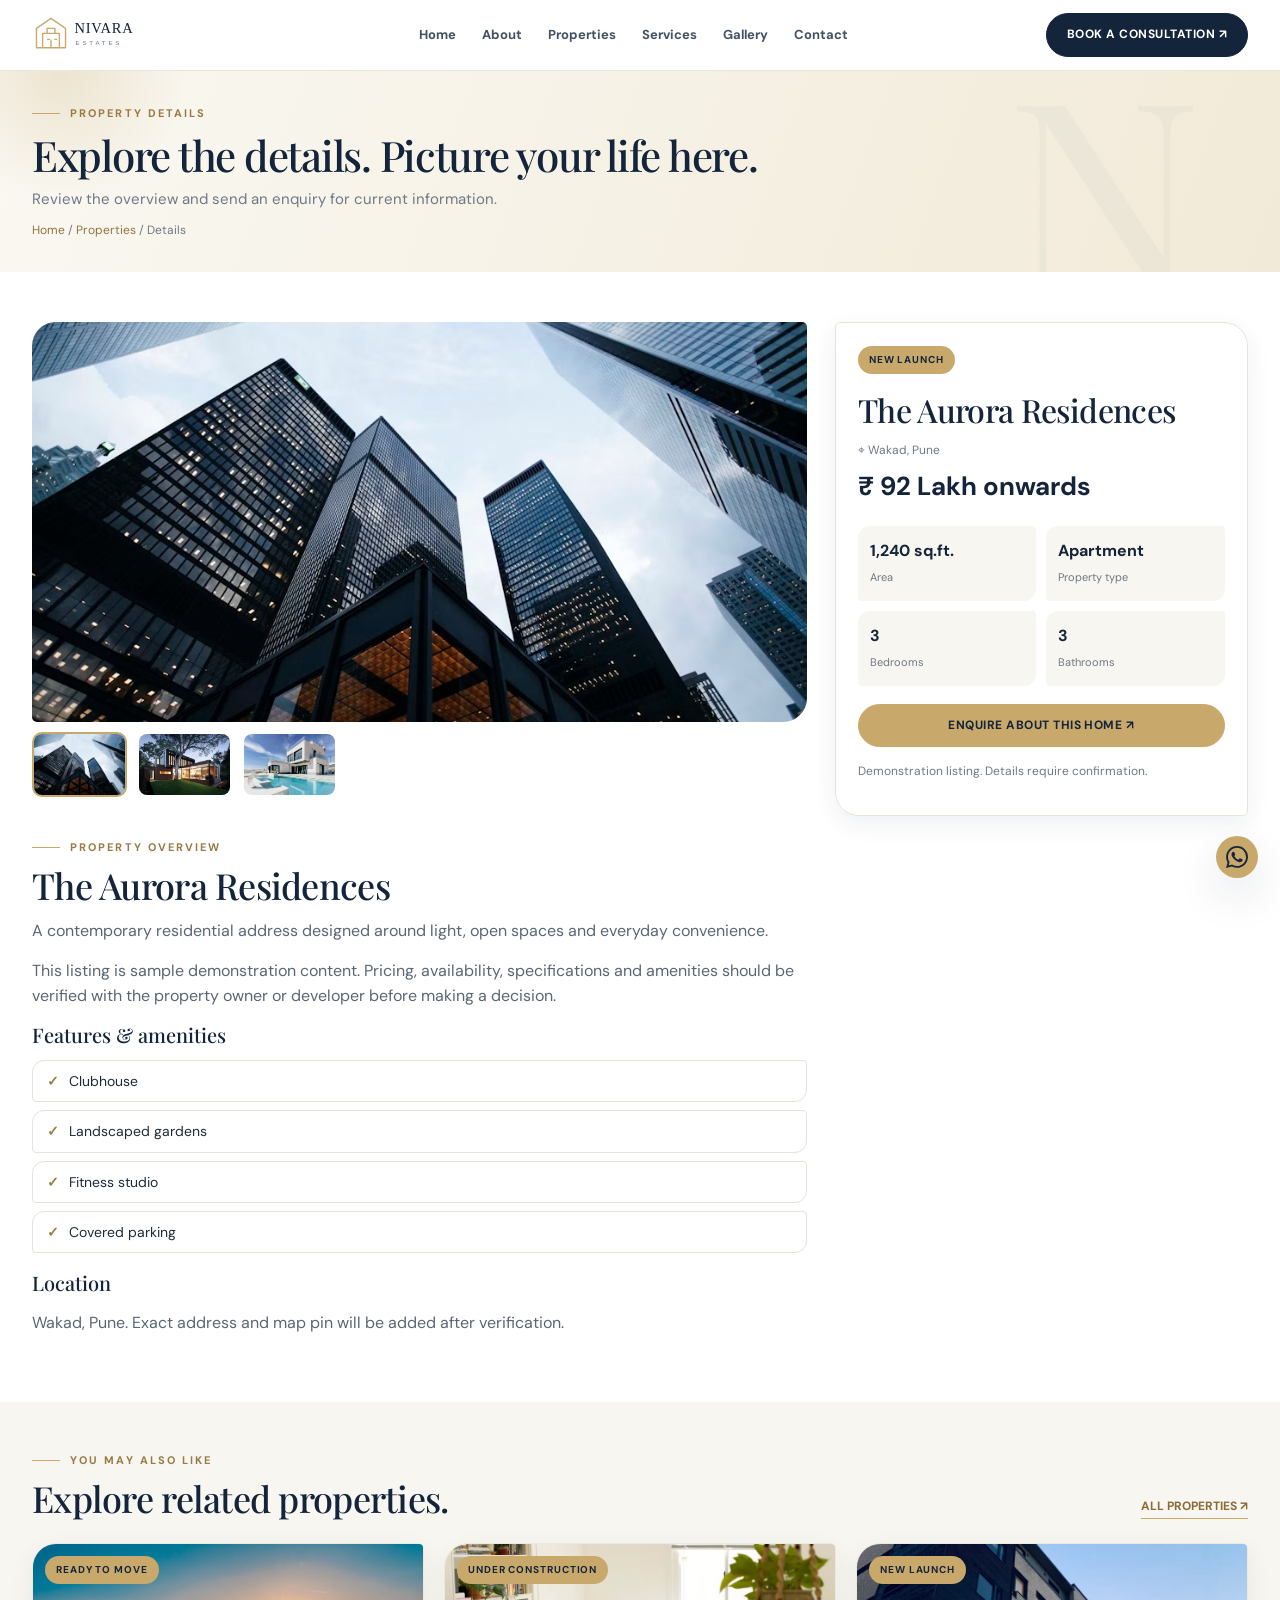
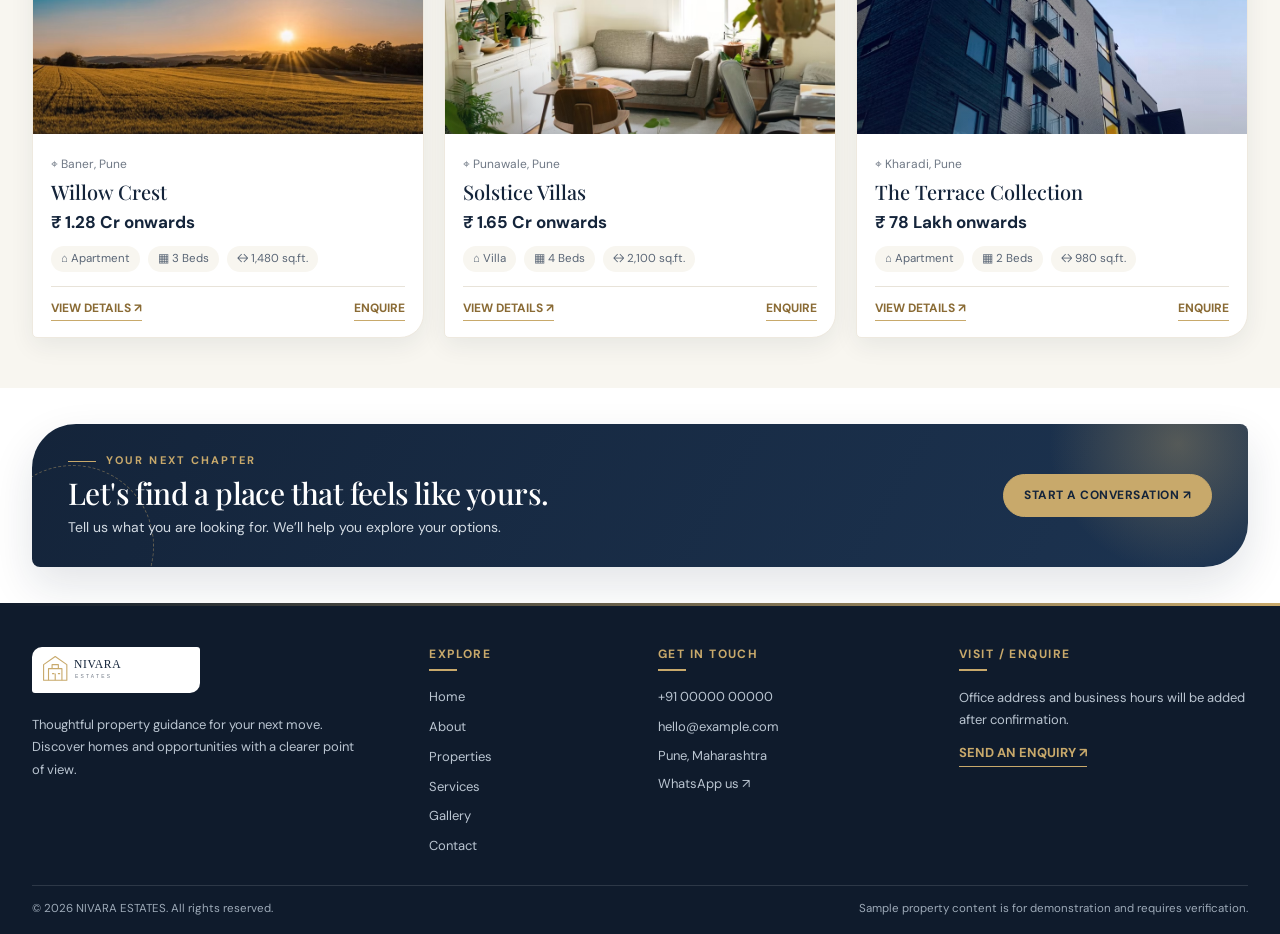
<file: property-details.html>
<!doctype html><html lang="en"><head><meta charset="utf-8"><meta name="viewport" content="width=device-width, initial-scale=1"><meta name="theme-color" content="#14243A"><meta name="description" content="View property specifications and enquire about a sample listing."><link rel="icon" type="image/svg+xml" href="favicon.svg"><link rel="stylesheet" href="css/style.css"><title>Property Details | NIVARA ESTATES</title></head><body><a class="skip-link" href="#main">Skip to content</a><header class="site-header"><div class="container nav"><a class="brand" href="index.html" aria-label="Nivara Estates home"><img src="assets/logo.svg" alt="Nivara Estates"></a><button class="menu-toggle" aria-label="Toggle navigation" aria-expanded="false">☰</button><nav class="nav-links" aria-label="Main navigation"><a href="index.html">Home</a><a href="about.html">About</a><a href="projects.html">Properties</a><a href="services.html">Services</a><a href="gallery.html">Gallery</a><a href="contact.html">Contact</a></nav><a class="nav-cta" href="contact.html">BOOK A CONSULTATION ↗</a></div></header><main id="main"><section class="page-hero"><div class="container"><span class="eyebrow">PROPERTY DETAILS</span><h1>Explore the details. Picture your life here.</h1><p class="lead">Review the overview and send an enquiry for current information.</p><div class="crumb"><a href="index.html">Home</a> / <a href="projects.html">Properties</a> / Details</div></div></section><section class="section"><div class="container"><div class="detail-layout" id="property-detail"></div></div></section><section class="section ivory"><div class="container"><div class="section-head"><div><span class="eyebrow">YOU MAY ALSO LIKE</span><h2>Explore related properties.</h2></div><a class="text-link" href="projects.html">ALL PROPERTIES ↗</a></div><div class="property-grid" id="related-properties"></div></div></section></main><section class="cta-wrap"><div class="container cta-band reveal"><div><span class="eyebrow" style="color:var(--gold)">YOUR NEXT CHAPTER</span><h2>Let's find a place that feels like yours.</h2><p>Tell us what you are looking for. We’ll help you explore your options.</p></div><a class="btn gold" href="contact.html">START A CONVERSATION ↗</a></div></section><footer class="footer"><div class="container"><div class="footer-grid"><div><a class="brand" href="index.html"><img src="assets/logo.svg" alt="Nivara Estates"></a><p>Thoughtful property guidance for your next move. Discover homes and opportunities with a clearer point of view.</p></div><div><h3>Explore</h3><div class="footer-links"><a href="index.html">Home</a><a href="about.html">About</a><a href="projects.html">Properties</a><a href="services.html">Services</a><a href="gallery.html">Gallery</a><a href="contact.html">Contact</a></div></div><div><h3>Get in touch</h3><div class="footer-links"><a href="tel:+910000000000">+91 00000 00000</a><a href="mailto:hello@example.com">hello@example.com</a><span>Pune, Maharashtra</span><a data-whatsapp href="contact.html">WhatsApp us ↗</a></div></div><div><h3>Visit / enquire</h3><p>Office address and business hours will be added after confirmation.</p><a class="text-link" style="color:var(--gold)" href="contact.html">SEND AN ENQUIRY ↗</a></div></div><div class="footer-bottom"><span>© <span data-year></span> NIVARA ESTATES. All rights reserved.</span><span>Sample property content is for demonstration and requires verification.</span></div></div></footer><button class="back-top" aria-label="Back to top">↑</button><script src="js/main.js"></script></body></html>
</file>
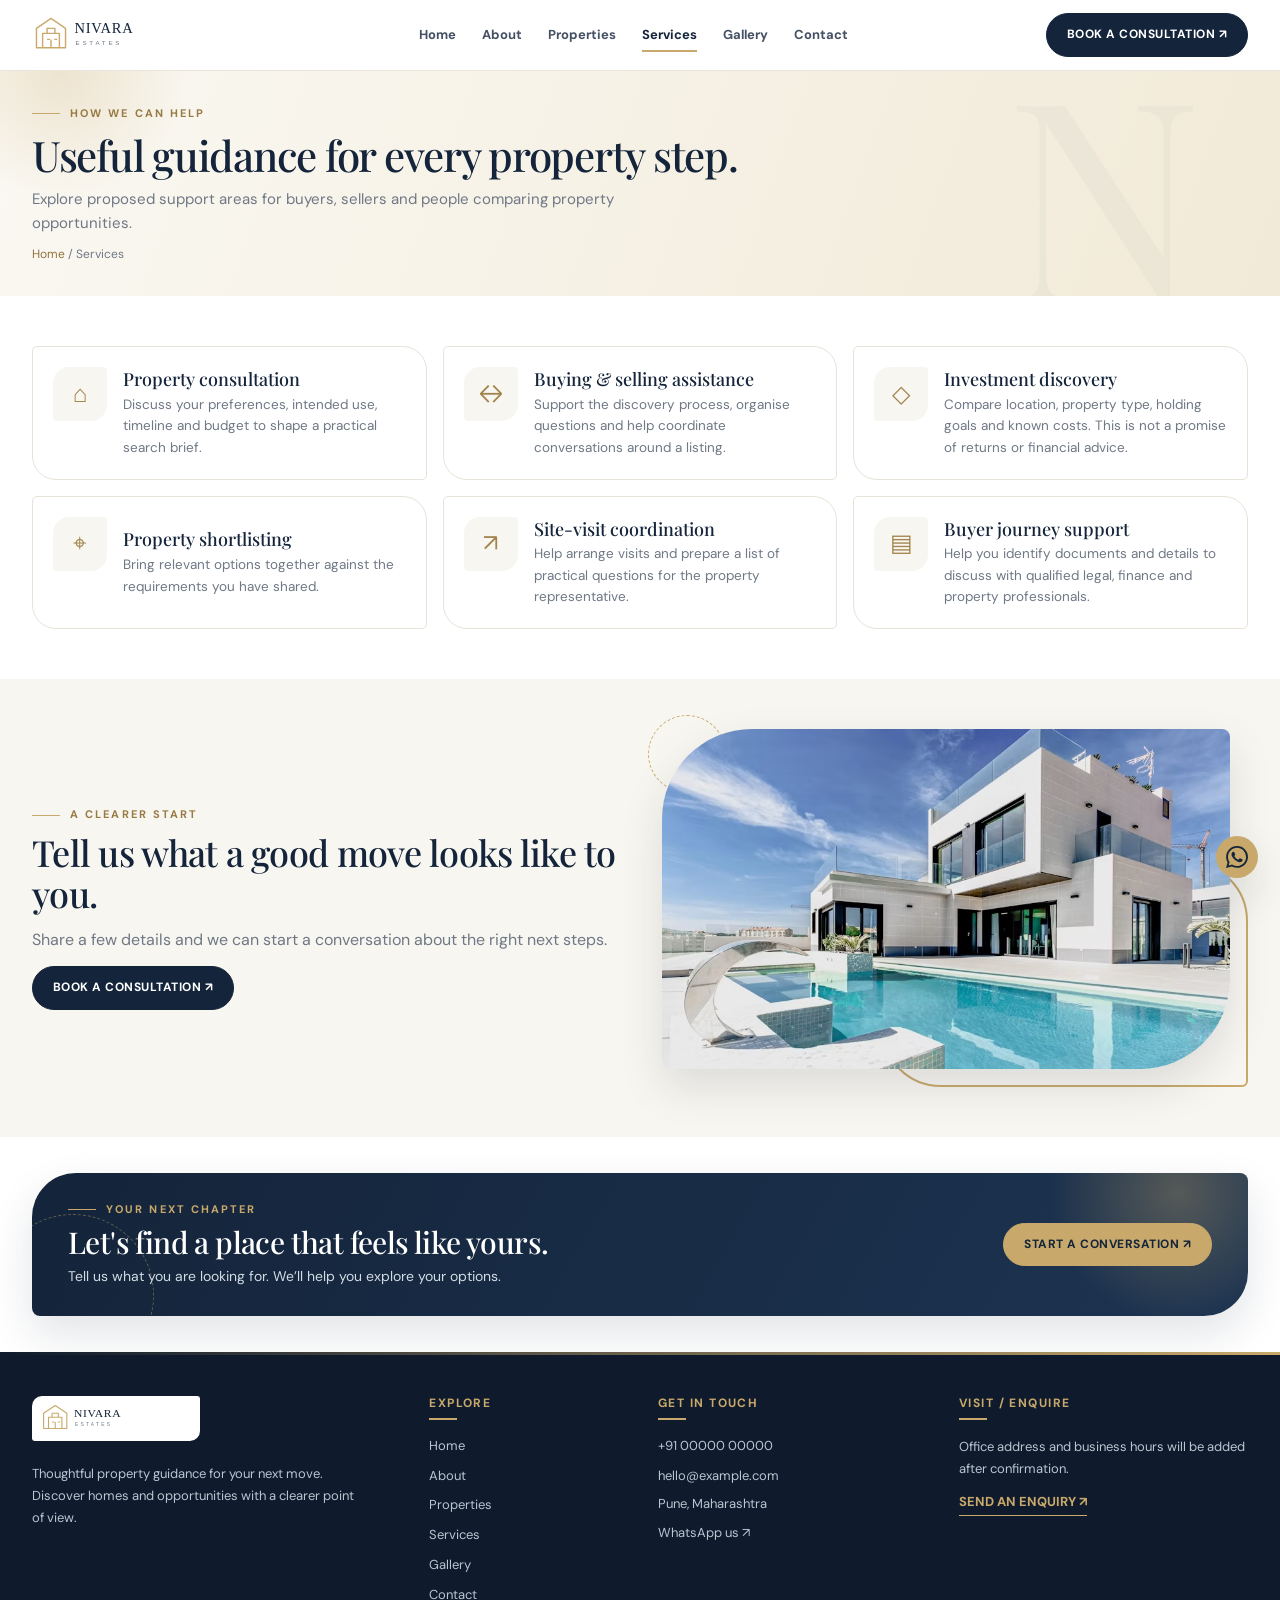
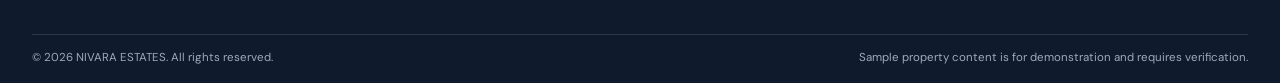
<file: services.html>
<!doctype html><html lang="en"><head><meta charset="utf-8"><meta name="viewport" content="width=device-width, initial-scale=1"><meta name="theme-color" content="#14243A"><meta name="description" content="Explore proposed property consultation and homebuyer support services."><link rel="icon" type="image/svg+xml" href="favicon.svg"><link rel="stylesheet" href="css/style.css"><title>Services | NIVARA ESTATES</title></head><body><a class="skip-link" href="#main">Skip to content</a><header class="site-header"><div class="container nav"><a class="brand" href="index.html" aria-label="Nivara Estates home"><img src="assets/logo.svg" alt="Nivara Estates"></a><button class="menu-toggle" aria-label="Toggle navigation" aria-expanded="false">☰</button><nav class="nav-links" aria-label="Main navigation"><a href="index.html">Home</a><a href="about.html">About</a><a href="projects.html">Properties</a><a href="services.html">Services</a><a href="gallery.html">Gallery</a><a href="contact.html">Contact</a></nav><a class="nav-cta" href="contact.html">BOOK A CONSULTATION ↗</a></div></header><main id="main"><section class="page-hero"><div class="container"><span class="eyebrow">HOW WE CAN HELP</span><h1>Useful guidance for every property step.</h1><p class="lead">Explore proposed support areas for buyers, sellers and people comparing property opportunities.</p><div class="crumb"><a href="index.html">Home</a> / Services</div></div></section><section class="section"><div class="container"><div class="service-grid"><article class="service-card reveal"><span class="symbol">⌂</span><h3>Property consultation</h3><p>Discuss your preferences, intended use, timeline and budget to shape a practical search brief.</p></article><article class="service-card reveal delay-1"><span class="symbol">↔</span><h3>Buying & selling assistance</h3><p>Support the discovery process, organise questions and help coordinate conversations around a listing.</p></article><article class="service-card reveal delay-2"><span class="symbol">◇</span><h3>Investment discovery</h3><p>Compare location, property type, holding goals and known costs. This is not a promise of returns or financial advice.</p></article><article class="service-card reveal"><span class="symbol">⌖</span><h3>Property shortlisting</h3><p>Bring relevant options together against the requirements you have shared.</p></article><article class="service-card reveal delay-1"><span class="symbol">↗</span><h3>Site-visit coordination</h3><p>Help arrange visits and prepare a list of practical questions for the property representative.</p></article><article class="service-card reveal delay-2"><span class="symbol">▤</span><h3>Buyer journey support</h3><p>Help you identify documents and details to discuss with qualified legal, finance and property professionals.</p></article></div></div></section><section class="section ivory"><div class="container split"><div><span class="eyebrow">A CLEARER START</span><h2>Tell us what a good move looks like to you.</h2><p class="lead">Share a few details and we can start a conversation about the right next steps.</p><a class="btn" href="contact.html">BOOK A CONSULTATION ↗</a></div><div class="split-image"><div class="img-wrap"><img src="assets/images/photo-8.jpg" alt="Residential design detail" loading="lazy"></div></div></div></section></main><section class="cta-wrap"><div class="container cta-band reveal"><div><span class="eyebrow" style="color:var(--gold)">YOUR NEXT CHAPTER</span><h2>Let's find a place that feels like yours.</h2><p>Tell us what you are looking for. We’ll help you explore your options.</p></div><a class="btn gold" href="contact.html">START A CONVERSATION ↗</a></div></section><footer class="footer"><div class="container"><div class="footer-grid"><div><a class="brand" href="index.html"><img src="assets/logo.svg" alt="Nivara Estates"></a><p>Thoughtful property guidance for your next move. Discover homes and opportunities with a clearer point of view.</p></div><div><h3>Explore</h3><div class="footer-links"><a href="index.html">Home</a><a href="about.html">About</a><a href="projects.html">Properties</a><a href="services.html">Services</a><a href="gallery.html">Gallery</a><a href="contact.html">Contact</a></div></div><div><h3>Get in touch</h3><div class="footer-links"><a href="tel:+910000000000">+91 00000 00000</a><a href="mailto:hello@example.com">hello@example.com</a><span>Pune, Maharashtra</span><a data-whatsapp href="contact.html">WhatsApp us ↗</a></div></div><div><h3>Visit / enquire</h3><p>Office address and business hours will be added after confirmation.</p><a class="text-link" style="color:var(--gold)" href="contact.html">SEND AN ENQUIRY ↗</a></div></div><div class="footer-bottom"><span>© <span data-year></span> NIVARA ESTATES. All rights reserved.</span><span>Sample property content is for demonstration and requires verification.</span></div></div></footer><button class="back-top" aria-label="Back to top">↑</button><script src="js/main.js"></script></body></html>
</file>
<file: css/style.css>
@import url('https://fonts.googleapis.com/css2?family=DM+Sans:wght@400;500;600;700&family=Playfair+Display:wght@500;600;700&display=swap');
:root{--navy:#14243A;--navy2:#1c3350;--gold:#C8A96B;--gold-d:#9d7d42;--ivory:#F8F6F0;--white:#fff;--slate:#6F7885;--ink:#202b38;--line:#e8e3d9;--shadow:0 18px 44px #14243a1f;--shadow-s:0 8px 24px #14243a12;--ease:cubic-bezier(.2,.75,.25,1);--leaf:24px 5px 24px 5px;--leaf2:5px 24px 5px 24px}
*{box-sizing:border-box}html{scroll-behavior:smooth;scroll-padding-top:84px}body{margin:0;background:var(--white);color:var(--ink);font-family:'DM Sans',sans-serif;line-height:1.6;overflow-x:hidden}img{max-width:100%;display:block}a{color:inherit;text-decoration:none}button,input,select,textarea{font:inherit}button,a{-webkit-tap-highlight-color:transparent}.container{width:min(1680px,calc(100% - 64px));margin:auto}.skip-link{position:absolute;top:-60px;left:1rem;background:white;padding:10px;z-index:999}.skip-link:focus{top:10px}
:focus-visible{outline:2px solid var(--gold);outline-offset:3px}

/* keyframes */
@keyframes rise{from{opacity:0;transform:translateY(26px)}to{opacity:1;transform:none}}
@keyframes fadeIn{from{opacity:0}to{opacity:1}}
@keyframes photoIn{from{clip-path:inset(0 0 0 100%);transform:scale(1.15)}to{clip-path:inset(0);transform:scale(1)}}
@keyframes kenburns{from{transform:scale(1)}to{transform:scale(1.1) translate(-1.5%,-1%)}}
@keyframes bob{0%,100%{transform:translateY(0)}50%{transform:translateY(-9px)}}
@keyframes spin{to{transform:rotate(360deg)}}
@keyframes drift{0%,100%{transform:translate(0,0) scale(1)}50%{transform:translate(30px,-22px) scale(1.12)}}
@keyframes shimmer{to{background-position:200% center}}
@keyframes flow{from{background-position:0 0}to{background-position:200px 0}}
@keyframes pop{from{opacity:0;transform:scale(.9)}to{opacity:1;transform:none}}
@keyframes pulse{0%{box-shadow:0 0 0 0 #c8a96b80}100%{box-shadow:0 0 0 14px #c8a96b00}}

/* header */
.site-header{position:sticky;top:0;z-index:100;background:#ffffffee;backdrop-filter:blur(14px);border-bottom:1px solid #e9e5dd;transition:box-shadow .3s}.site-header.scrolled{box-shadow:0 8px 26px #14243a14}.progress{position:fixed;top:0;left:0;height:3px;width:0;background:linear-gradient(90deg,var(--gold),#e6d3a3);z-index:200}
.nav{height:70px;display:flex;align-items:center;justify-content:space-between;gap:28px}.brand img{width:190px}.nav-links{display:flex;align-items:center;gap:26px;font-size:13px;font-weight:700;color:#445064}.nav-links a{position:relative;padding:9px 0;transition:color .25s}.nav-links a:hover{color:var(--navy)}.nav-links a:after{content:'';position:absolute;bottom:2px;left:0;width:0;height:2px;background:var(--gold);transition:width .3s var(--ease)}.nav-links a:hover:after,.nav-links a.active:after{width:100%}.nav-links a.active{color:var(--navy)}
.nav-cta,.btn{position:relative;overflow:hidden;display:inline-flex;align-items:center;justify-content:center;gap:9px;padding:11px 20px;border:1px solid var(--navy);background:var(--navy);color:white;font-size:12px;font-weight:700;letter-spacing:.04em;border-radius:999px;transition:transform .3s var(--ease),background .3s,border-color .3s,box-shadow .3s,color .3s;cursor:pointer}.nav-cta:after,.btn:after{content:'';position:absolute;top:0;left:-70%;width:45%;height:100%;background:linear-gradient(100deg,transparent,#ffffff55,transparent);transform:skewX(-20deg);transition:left .6s}.nav-cta:hover:after,.btn:hover:after{left:130%}.nav-cta:hover,.btn:hover{transform:translateY(-3px);background:#223b59;box-shadow:0 10px 22px #14243a30}.btn.gold{background:var(--gold);border-color:var(--gold);color:var(--navy)}.btn.gold:hover{background:#d6ba7e;border-color:#d6ba7e}.btn.outline{background:transparent;color:var(--navy)}.btn.outline:hover{background:var(--navy);color:white}.btn.sm{padding:9px 16px}.menu-toggle{display:none;background:none;border:0;font-size:26px;color:var(--navy)}

/* type */
.eyebrow{display:flex;align-items:center;gap:10px;color:#987a45;font-size:11px;letter-spacing:.19em;font-weight:700;text-transform:uppercase;margin-bottom:8px}.eyebrow:before{content:'';width:28px;height:1px;background:var(--gold)}
h1,h2,h3{font-family:'Playfair Display',Georgia,serif;line-height:1.15;font-weight:500;color:var(--navy);margin:0 0 12px}h1{font-size:clamp(34px,5vw,58px);letter-spacing:-.03em}h2{font-size:clamp(25px,3.2vw,36px);letter-spacing:-.02em}h3{font-size:20px}.lead{font-size:16px;color:var(--slate);max-width:600px;margin:0 0 14px}
.section{padding:50px 0;position:relative}.section.ivory{background:var(--ivory)}.section.navy{background:var(--navy);color:#fff;overflow:hidden}.section.navy:before{content:'';position:absolute;width:340px;height:340px;border-radius:50%;background:radial-gradient(circle,#c8a96b30,transparent 68%);right:-90px;top:-120px;animation:drift 12s ease-in-out infinite}.section.navy>.container{position:relative;z-index:1}.section.navy h2,.section.navy h3{color:white}.section-head{display:flex;align-items:end;justify-content:space-between;gap:24px;margin-bottom:24px}.section-head h2{margin-bottom:0}.section-head p{max-width:430px;color:var(--slate);margin:0;font-size:14px}.section.navy .section-head p{color:#d1d8df}

/* HOME HERO */
.hero{background:linear-gradient(120deg,#faf8f2,#f1e9d6 60%,#f8f6f0);background-size:200% 200%;position:relative;overflow:hidden;padding:26px 0 34px}.hero-blob{position:absolute;border-radius:50%;filter:blur(8px);pointer-events:none}.hero-blob.b1{width:300px;height:300px;left:-80px;top:-100px;background:radial-gradient(circle,#c8a96b38,transparent 70%);animation:drift 11s ease-in-out infinite}.hero-blob.b2{width:240px;height:240px;right:30%;bottom:-120px;background:radial-gradient(circle,#14243a14,transparent 70%);animation:drift 14s ease-in-out infinite reverse}
.hero-grid{position:relative;z-index:1;display:grid;grid-template-columns:.95fr 1.05fr;align-items:center;gap:36px}.hero-copy>*{animation:rise .9s var(--ease) both}.hero-copy>:nth-child(1){animation-delay:.1s}.hero-copy>:nth-child(2){animation-delay:.25s}.hero-copy>:nth-child(3){animation-delay:.4s}.hero-copy>:nth-child(4){animation-delay:.55s}.hero-copy>:nth-child(5){animation-delay:.7s}
.hero-copy h1{margin-bottom:12px}.hero-copy h1 span{font-style:italic;background:linear-gradient(90deg,#a8884d,#e6d3a3,#a8884d);background-size:200% auto;-webkit-background-clip:text;background-clip:text;color:transparent;animation:shimmer 4s linear infinite}.hero-copy .lead{margin:0 0 18px}.hero-actions{display:flex;gap:10px;flex-wrap:wrap}.hero-note{font-size:12px;color:var(--slate);margin:16px 0 0}
.hero-media{position:relative;height:380px;transition:transform .2s ease-out}.hero-photo-wrap{position:absolute;inset:0 0 24px 28px;border-radius:110px 8px 8px 8px;overflow:hidden;box-shadow:var(--shadow);animation:photoIn 1.3s var(--ease) both .15s}.hero-photo{width:100%;height:100%;object-fit:cover;animation:kenburns 14s ease-in-out infinite alternate}.hero-stamp{position:absolute;left:0;bottom:0;background:white;padding:14px 18px;box-shadow:var(--shadow);border-left:3px solid var(--gold);max-width:230px;border-radius:0 14px 14px 0;animation:rise .9s var(--ease) both 1s,bob 5s ease-in-out infinite 2s}.hero-stamp strong{display:block;font:20px 'Playfair Display';color:var(--navy)}.hero-stamp small{color:var(--slate);font-size:12px;line-height:1.4;display:block}
.hero-orbit{position:absolute;width:150px;height:150px;border:1px dashed #c8a96b90;border-radius:50%;right:-50px;top:-45px;animation:spin 24s linear infinite}.hero-orbit.o2{width:90px;height:90px;right:-20px;top:-15px;border-style:solid;border-color:#c8a96b50;animation-direction:reverse;animation-duration:16s}.hero-dot{position:absolute;right:18px;top:40%;width:14px;height:14px;border-radius:50%;background:var(--gold);z-index:2;animation:pulse 2s infinite,bob 4s ease-in-out infinite}

/* PAGE HERO (inner pages) */
.page-hero{background:linear-gradient(110deg,#faf8f2,#f1e9d6,#faf8f2);background-size:220% 100%;animation:flow-bg 12s ease-in-out infinite alternate;padding:34px 0 32px;position:relative;overflow:hidden}@keyframes flow-bg{to{background-position:100% 0}}.page-hero:before{content:'';position:absolute;width:260px;height:260px;border-radius:50%;left:-70px;top:-130px;background:radial-gradient(circle,#c8a96b40,transparent 70%);animation:drift 10s ease-in-out infinite}.page-hero .container{position:relative;z-index:1}.page-hero .container>*{animation:rise .8s var(--ease) both}.page-hero .container>:nth-child(2){animation-delay:.12s}.page-hero .container>:nth-child(3){animation-delay:.24s}.page-hero .container>:nth-child(4){animation-delay:.36s}.page-hero h1{font-size:clamp(28px,4vw,42px);max-width:780px;margin-bottom:8px}.page-hero .lead{font-size:15px;margin:0}.crumb{font-size:12px;color:var(--slate);margin-top:10px}.crumb a{color:#92733e}.page-hero:after{content:'N';position:absolute;right:6%;top:-70px;font:400 280px 'Playfair Display';color:#14243a08;animation:bob 8s ease-in-out infinite}

/* PROPERTY CARDS */
.property-grid{display:grid;grid-template-columns:repeat(3,1fr);gap:20px}.property-card{position:relative;background:white;border:1px solid #eee9df;border-radius:var(--leaf);box-shadow:var(--shadow-s);transition:transform .4s var(--ease),box-shadow .4s,border-radius .5s var(--ease),border-color .3s;overflow:hidden}.property-card:after{content:'';position:absolute;left:0;bottom:0;height:3px;width:0;background:linear-gradient(90deg,var(--gold),#e6d3a3);transition:width .5s var(--ease)}.property-card:hover{transform:translateY(-8px);box-shadow:var(--shadow);border-radius:var(--leaf2);border-color:#e3d6b8}.property-card:hover:after{width:100%}
.property-image{display:block;height:190px;position:relative;overflow:hidden}.property-image:before{content:'';position:absolute;inset:0;z-index:1;background:linear-gradient(transparent 55%,#14243a66);opacity:.6;transition:opacity .4s}.property-image img{width:100%;height:100%;object-fit:cover;transition:transform .8s var(--ease)}.property-card:hover .property-image img{transform:scale(1.1) rotate(.6deg)}.property-card:hover .property-image:before{opacity:1}
.tag{position:absolute;top:12px;left:12px;z-index:2;background:var(--gold);color:var(--navy);font-size:10px;font-weight:700;letter-spacing:.09em;text-transform:uppercase;padding:6px 11px;border-radius:999px}.pc-arrow{position:absolute;right:12px;bottom:12px;z-index:2;width:36px;height:36px;border-radius:50%;background:white;color:var(--navy);display:grid;place-items:center;font-size:16px;transform:translateY(12px) scale(.6);opacity:0;transition:transform .4s var(--ease),opacity .3s,background .3s}.property-card:hover .pc-arrow{transform:none;opacity:1}.pc-arrow:hover{background:var(--gold)}
.property-body{padding:16px 18px 16px}.property-body h3{font-size:20px;margin:4px 0 2px}.property-body h3 a{transition:color .25s}.property-card:hover h3 a{color:#8a6b35}.location{color:var(--slate);font-size:12px}.price{font-size:17px;font-weight:700;color:var(--navy);margin:6px 0 10px}.property-meta{display:flex;gap:8px;flex-wrap:wrap;color:#596575;font-size:11.5px}.property-meta span{background:var(--ivory);padding:4px 10px;border-radius:999px;transition:background .3s}.property-card:hover .property-meta span{background:#f1e9d6}.card-bottom{display:flex;justify-content:space-between;align-items:center;margin-top:14px;padding-top:12px;border-top:1px solid var(--line)}.text-link{font-size:12px;font-weight:700;color:#8a6b35;border-bottom:1px solid var(--gold);padding-bottom:2px;transition:color .25s,letter-spacing .25s}.text-link:hover{color:var(--navy);letter-spacing:.04em}

/* APPROACH split */
.split{display:grid;grid-template-columns:1fr 1fr;gap:44px;align-items:center}.split-image{position:relative;padding:0 18px 18px 0}.split-image:before{content:'';position:absolute;right:0;bottom:0;width:62%;height:62%;border:2px solid var(--gold);border-radius:6px 60px 6px 60px;animation:bob 6s ease-in-out infinite}.split-image:after{content:'';position:absolute;left:-14px;top:-14px;width:76px;height:76px;border-radius:50%;border:1px dashed var(--gold);animation:spin 18s linear infinite}.img-wrap{position:relative;z-index:1;overflow:hidden;border-radius:90px 8px 90px 8px;box-shadow:var(--shadow);transition:border-radius .7s var(--ease)}.split-image:hover .img-wrap{border-radius:8px 90px 8px 90px}.img-wrap img{height:340px;width:100%;object-fit:cover;transform:scale(1.18);transition:transform 1.4s var(--ease)}.reveal.visible .img-wrap img,.split-image:not(.reveal) .img-wrap img{transform:scale(1)}.split-image:hover .img-wrap img{transform:scale(1.07)!important}
.check-list{list-style:none;padding:0;margin:14px 0 18px;display:grid;gap:8px}.check-list li{padding:9px 14px;background:white;border:1px solid var(--line);border-radius:12px 4px 12px 4px;font-size:14px;transition:transform .3s var(--ease),border-color .3s,box-shadow .3s}.section.ivory .check-list li{background:white}.check-list li:hover{transform:translateX(8px);border-color:var(--gold);box-shadow:var(--shadow-s)}.check-list li:before{content:'✓';color:#9d7d42;font-weight:700;margin-right:10px}

/* STATS (Why Nivara / Commitment) */
.stats{display:grid;grid-template-columns:repeat(4,1fr);gap:14px;margin-top:22px}.stat{position:relative;padding:18px 20px;background:#ffffff0d;border:1px solid #c8a96b40;border-radius:var(--leaf);overflow:hidden;transition:transform .4s var(--ease),background .3s,border-color .3s,border-radius .5s var(--ease)}.stat:before{content:'';position:absolute;left:0;top:0;height:3px;width:0;background:var(--gold);transition:width .5s var(--ease)}.stat:hover{transform:translateY(-6px);background:#c8a96b1f;border-color:var(--gold);border-radius:var(--leaf2)}.stat:hover:before{width:100%}.stat strong{font:34px 'Playfair Display';color:var(--gold);display:block;line-height:1.1;transition:transform .4s var(--ease)}.stat:hover strong{transform:scale(1.12) translateX(6px)}.stat span{font-size:13px;color:#d0d7df}
.section-head+.stats{margin-top:0}

/* EXPLORE BY NEED */
.category-grid{display:grid;grid-template-columns:repeat(4,1fr);gap:14px}.category{position:relative;padding:20px;background:var(--ivory);border:1px solid var(--line);border-radius:44px 8px 44px 8px;overflow:hidden;transition:transform .4s var(--ease),border-radius .5s var(--ease),box-shadow .4s,background .4s,color .4s}.category:before{content:'';position:absolute;inset:0;background:linear-gradient(150deg,var(--navy),var(--navy2));transform:translateY(101%);transition:transform .5s var(--ease)}.category>*{position:relative;z-index:1}.category:hover{transform:translateY(-7px);border-radius:8px 44px 8px 44px;box-shadow:var(--shadow)}.category:hover:before{transform:none}.category .symbol{display:grid;place-items:center;width:44px;height:44px;border-radius:50%;background:white;font-size:20px;color:#a4864f;transition:transform .5s var(--ease),background .3s}.category:hover .symbol{transform:rotate(360deg) scale(1.08);background:var(--gold);color:var(--navy)}.category h3{font-size:18px;margin:12px 0 5px;transition:color .3s}.category p{font-size:13px;color:var(--slate);margin:0;transition:color .3s}.category:hover h3{color:white}.category:hover p{color:#d1d8df}

/* PROCESS */
.steps{position:relative;display:grid;grid-template-columns:repeat(4,1fr);gap:16px;margin-top:6px}.steps:before{content:'';position:absolute;left:6%;right:6%;top:42px;height:2px;background:repeating-linear-gradient(90deg,var(--gold) 0 10px,transparent 10px 20px);background-size:200px 2px;animation:flow 3s linear infinite;z-index:0;opacity:.7}.step{position:relative;z-index:1;padding:18px 20px 20px;background:var(--navy2);border:1px solid #ffffff1a;border-radius:var(--leaf2);transition:transform .4s var(--ease),border-color .3s,box-shadow .4s,border-radius .5s var(--ease)}.step:hover{transform:translateY(-8px);border-color:var(--gold);box-shadow:0 18px 36px #00000040;border-radius:var(--leaf)}.step b{display:grid;place-items:center;width:46px;height:46px;border-radius:50%;background:var(--navy);border:2px solid var(--gold);font:19px 'Playfair Display';color:var(--gold);transition:background .3s,color .3s,transform .5s var(--ease)}.step:hover b{background:var(--gold);color:var(--navy);transform:rotate(360deg)}.step h3{margin:12px 0 6px;font-size:18px}.step p{font-size:13px;color:#d1d8df;margin:0}

/* QUOTES */
.quote-grid{display:grid;grid-template-columns:repeat(3,1fr);gap:16px}.quote{position:relative;background:white;padding:20px 22px 18px;border:1px solid var(--line);border-radius:34px 6px 34px 6px;overflow:hidden;transition:transform .4s var(--ease),box-shadow .4s,border-radius .5s var(--ease),border-color .3s}.quote:before{content:'“';position:absolute;right:16px;top:-12px;font:96px 'Playfair Display';color:#c8a96b30;transition:transform .5s var(--ease),color .3s}.quote:hover{transform:translateY(-7px);box-shadow:var(--shadow);border-radius:6px 34px 6px 34px;border-color:#e3d6b8}.quote:hover:before{transform:scale(1.3) rotate(-8deg);color:#c8a96b60}.quote .stars{color:#a8874c;letter-spacing:3px;font-size:13px}.quote p{color:#566273;font-family:'Playfair Display';font-size:16.5px;margin:8px 0 10px;position:relative}.quote small{color:var(--slate)}

/* SERVICES / PRINCIPLES / TEAM */
.service-grid,.principle-grid{display:grid;grid-template-columns:repeat(3,1fr);gap:16px}.service-card{position:relative;display:grid;grid-template-columns:54px 1fr;gap:4px 16px;padding:20px;background:white;border:1px solid var(--line);border-radius:var(--leaf2);overflow:hidden;transition:transform .4s var(--ease),border-radius .5s var(--ease),box-shadow .4s,color .3s}.service-card:before{content:'';position:absolute;inset:0;background:linear-gradient(135deg,var(--navy),var(--navy2));transform:scaleY(0);transform-origin:bottom;transition:transform .5s var(--ease)}.service-card>*{position:relative;z-index:1}.service-card:hover{transform:translateY(-7px);border-radius:var(--leaf);box-shadow:var(--shadow)}.service-card:hover:before{transform:scaleY(1)}.service-card .symbol{grid-row:span 2;display:grid;place-items:center;width:54px;height:54px;border-radius:16px 4px 16px 4px;background:var(--ivory);font-size:24px;color:#a1844c;transition:transform .5s var(--ease),background .3s,color .3s}.service-card:hover .symbol{background:var(--gold);color:var(--navy);transform:rotate(-8deg) scale(1.08)}.service-card h3{margin:2px 0 0;font-size:18px;align-self:end;transition:color .3s}.service-card p{color:var(--slate);font-size:13.5px;margin:0;transition:color .3s}.service-card:hover h3{color:white}.service-card:hover p{color:#d1d8df}
.principle-card{position:relative;padding:22px 22px 20px;background:white;border:1px solid var(--line);border-radius:34px 6px 34px 6px;overflow:hidden;transition:transform .4s var(--ease),border-radius .5s var(--ease),box-shadow .4s}.principle-card:before{content:'';position:absolute;left:0;top:0;height:4px;width:36px;background:var(--gold);transition:width .5s var(--ease)}.principle-card:hover{transform:translateY(-7px);border-radius:6px 34px 6px 34px;box-shadow:var(--shadow)}.principle-card:hover:before{width:100%}.principle-card .symbol{display:grid;place-items:center;width:46px;height:46px;border-radius:50%;background:var(--ivory);color:#a1844c;font-size:22px;margin-bottom:10px;transition:transform .5s var(--ease),background .3s}.principle-card:hover .symbol{background:var(--navy);color:var(--gold);transform:rotate(360deg)}.principle-card h3{font-size:19px;margin-bottom:6px}.principle-card p{color:var(--slate);font-size:13.5px;margin:0}
.team-grid{display:grid;grid-template-columns:repeat(3,1fr);gap:16px}.team-card{position:relative;text-align:center;background:var(--ivory);padding:22px 20px;border:1px solid var(--line);border-radius:40px 6px 40px 6px;transition:transform .4s var(--ease),box-shadow .4s,border-radius .5s var(--ease),background .3s}.team-card:hover{transform:translateY(-7px);box-shadow:var(--shadow);border-radius:6px 40px 6px 40px;background:white}.team-initial{position:relative;width:64px;height:64px;border-radius:50%;background:var(--navy);color:var(--gold);display:grid;place-items:center;font:23px 'Playfair Display';margin:0 auto 12px;transition:transform .4s var(--ease)}.team-initial:after{content:'';position:absolute;inset:-6px;border-radius:50%;border:1px dashed var(--gold);opacity:0;transition:opacity .3s;animation:spin 10s linear infinite}.team-card:hover .team-initial{transform:scale(1.08)}.team-card:hover .team-initial:after{opacity:1}.team-card h3{font-size:18px;margin-bottom:6px}.team-card p{font-size:13px;color:var(--slate);margin:0}

/* PROPERTIES page */
.load-row{text-align:center;margin-top:24px}.empty-state{padding:36px;text-align:center;background:var(--ivory);border-radius:var(--leaf);display:none}.active-filter{margin-bottom:14px;font-size:13px;color:var(--slate)}.active-filter a{display:inline-flex;gap:8px;align-items:center;margin-left:8px;padding:5px 12px;border-radius:999px;background:var(--ivory);border:1px solid var(--gold);color:var(--navy);font-weight:700;transition:background .3s}.active-filter a:hover{background:var(--gold)}

/* PROPERTY DETAILS */
.detail-layout{display:grid;grid-template-columns:1.5fr .8fr;gap:28px;align-items:start}.gallery-main{height:400px;position:relative;overflow:hidden;background:var(--ivory);border-radius:var(--leaf)}.gallery-main img{width:100%;height:100%;object-fit:cover}.thumbs{display:flex;gap:10px;margin-top:10px}.thumbs button{padding:0;border:2px solid transparent;cursor:pointer;background:none;width:95px;height:65px;border-radius:10px;overflow:hidden;transition:transform .3s,border-color .3s}.thumbs button:hover{transform:translateY(-3px)}.thumbs button.active{border-color:var(--gold)}.thumbs img{width:100%;height:100%;object-fit:cover}.detail-box{border:1px solid var(--line);padding:22px;position:sticky;top:90px;border-radius:var(--leaf2);box-shadow:var(--shadow-s)}.detail-box .price{font-size:26px}.specs{display:grid;grid-template-columns:1fr 1fr;gap:10px;margin:18px 0}.spec{padding:12px;background:var(--ivory);border-radius:12px 4px 12px 4px}.spec strong{display:block;color:var(--navy)}.spec span{font-size:11px;color:var(--slate)}.prose{color:#5b6674}.prose p{margin:0 0 14px}

/* GALLERY bento */
.gallery-filters{display:flex;gap:8px;flex-wrap:wrap;margin-bottom:18px}.gallery-grid{display:grid;grid-template-columns:repeat(4,1fr);grid-auto-rows:150px;grid-auto-flow:dense;gap:12px}.gallery-item{position:relative;border:0;padding:0;cursor:pointer;overflow:hidden;background:var(--ivory);border-radius:var(--leaf);animation:pop .7s var(--ease) both;transition:transform .4s var(--ease),border-radius .5s var(--ease),box-shadow .4s}.gallery-item:nth-child(even){border-radius:var(--leaf2)}.gallery-item:nth-child(1){grid-column:span 2;grid-row:span 2;border-radius:90px 8px 8px 8px}.gallery-item:nth-child(4){grid-column:span 2}.gallery-item:nth-child(6){grid-row:span 2}.gallery-item:nth-child(7){grid-column:span 2;grid-row:span 2}.gallery-item:nth-child(2){animation-delay:.08s}.gallery-item:nth-child(3){animation-delay:.16s}.gallery-item:nth-child(4){animation-delay:.24s}.gallery-item:nth-child(5){animation-delay:.32s}.gallery-item:nth-child(6){animation-delay:.4s}.gallery-item:nth-child(7){animation-delay:.48s}.gallery-item:nth-child(8){animation-delay:.56s}.gallery-item:hover{transform:translateY(-6px) scale(1.015);box-shadow:var(--shadow);border-radius:8px 8px 8px 90px;z-index:2}.gallery-item:nth-child(n+2):hover{border-radius:var(--leaf2)}.gallery-item:nth-child(even):hover{border-radius:var(--leaf)}.gallery-item img{width:100%;height:100%;object-fit:cover;transition:transform .9s var(--ease)}.gallery-item:hover img{transform:scale(1.12)}.gallery-item:after{content:'⤢';position:absolute;right:12px;top:12px;width:34px;height:34px;display:grid;place-items:center;border-radius:50%;background:white;color:var(--navy);transform:scale(.4);opacity:0;transition:transform .4s var(--ease),opacity .3s}.gallery-item:hover:after{transform:none;opacity:1}.gallery-item span{position:absolute;bottom:0;left:0;right:0;padding:26px 14px 12px;color:white;background:linear-gradient(transparent,#14243af0);font-size:12.5px;text-align:left;transform:translateY(100%);transition:transform .45s var(--ease)}.gallery-item:hover span{transform:none}
.lightbox{position:fixed;inset:0;background:#091321ed;display:none;align-items:center;justify-content:center;z-index:500;padding:30px}.lightbox.open{display:flex;animation:fadeIn .3s}.lightbox img{max-height:85vh;max-width:88vw;object-fit:contain;border-radius:12px;animation:pop .4s var(--ease)}.lightbox button{position:absolute;background:#ffffff20;border:1px solid #ffffff50;color:white;font-size:25px;width:44px;height:44px;cursor:pointer;border-radius:50%;transition:background .3s}.lightbox button:hover{background:var(--gold);color:var(--navy)}.lightbox .close{right:24px;top:24px}.lightbox .prev{left:24px;top:50%}.lightbox .next{right:24px;top:50%}

/* CONTACT */
.contact-grid{display:grid;grid-template-columns:.95fr 1.05fr;gap:30px;align-items:stretch}.contact-left{display:flex;flex-direction:column;gap:12px}.contact-left h2{margin-bottom:2px}.contact-info{display:grid;grid-template-columns:1fr 1fr;gap:10px}.contact-item{display:flex;align-items:center;gap:12px;padding:11px 14px;background:white;border:1px solid #dccfae;border-radius:16px 4px 16px 4px;transition:transform .35s var(--ease),border-color .3s,box-shadow .3s,border-radius .5s var(--ease),background .3s}.contact-item:hover{transform:translateY(-4px);border-color:var(--gold);box-shadow:var(--shadow-s);border-radius:4px 16px 4px 16px;background:#fffdf8}.ci-icon{flex:none;display:grid;place-items:center;width:38px;height:38px;border-radius:50%;background:var(--ivory);color:#a1844c;font-size:16px;transition:transform .5s var(--ease),background .3s,color .3s}.contact-item:hover .ci-icon{background:var(--navy);color:var(--gold);transform:rotate(360deg)}.contact-item div{min-width:0}.contact-item strong{display:block;color:var(--navy);font-size:11px;letter-spacing:.08em}.contact-item div span,.contact-item div a{font-size:12.5px;color:var(--slate);line-height:1.35;display:block;overflow-wrap:anywhere}
.map-box{background:linear-gradient(135deg,#f1e9d6,#f8f6f0);position:relative;flex:1;min-height:200px;border:1px solid #dccfae;border-radius:var(--leaf);overflow:hidden;transition:box-shadow .4s,border-radius .5s var(--ease)}.map-box:hover{box-shadow:var(--shadow);border-radius:var(--leaf2)}.map-box iframe{position:absolute;inset:0;width:100%;height:100%;border:0;filter:saturate(.9)}
.form-panel{position:relative;padding:22px 24px;background:white;border:1px solid #dccfae;border-radius:34px 6px 34px 6px;box-shadow:var(--shadow-s);transition:box-shadow .4s,border-color .4s,border-radius .6s var(--ease)}.form-panel:hover,.form-panel:focus-within{border-color:var(--gold);box-shadow:0 20px 44px #c8a96b30;border-radius:6px 34px 6px 34px}.form-panel h2{font-size:26px;margin:2px 0 12px}.form-grid{display:grid;grid-template-columns:1fr 1fr;gap:10px 12px}.form-grid .wide{grid-column:1/-1}
.field label{display:block;font-size:11px;text-transform:uppercase;letter-spacing:.08em;color:var(--slate);font-weight:700;margin-bottom:4px}.field input,.field select,.field textarea{display:block;width:100%;max-width:100%;border:1px solid #d9dde1;background:#fdfcfa;padding:8px 12px;font-size:13.5px;color:var(--ink);outline:none;border-radius:10px 3px 10px 3px;transition:border-color .3s,box-shadow .3s,background .3s,transform .3s}.field input:hover,.field select:hover,.field textarea:hover{border-color:#c8a96b99;background:white}.field input:focus,.field select:focus,.field textarea:focus{border-color:var(--gold);background:white;box-shadow:0 0 0 3px #c8a96b25;transform:translateY(-1px)}.field input,.field select{min-height:38px}.field textarea{resize:vertical;min-height:70px;max-height:200px}
.notice{display:none;padding:10px 12px;background:#e8f3e9;color:#255c34;font-size:13px;margin-top:10px;border-radius:10px}.notice.show{display:block;animation:rise .4s var(--ease)}
.faq-list{display:grid;grid-template-columns:1fr 1fr;gap:12px;align-items:start}.faq{background:white;border:1px solid var(--line);border-radius:18px 4px 18px 4px;transition:transform .35s var(--ease),border-color .3s,box-shadow .3s,border-radius .5s var(--ease)}.faq:hover{transform:translateY(-3px);border-color:var(--gold);box-shadow:var(--shadow-s);border-radius:4px 18px 4px 18px}.faq button{width:100%;display:flex;justify-content:space-between;align-items:center;text-align:left;gap:16px;padding:13px 18px;background:none;border:0;font-weight:700;font-size:14px;color:var(--navy);cursor:pointer}.faq button span{flex:none;display:grid;place-items:center;width:26px;height:26px;border-radius:50%;background:var(--ivory);color:#8a6b35;transition:transform .4s var(--ease),background .3s}.faq.open button span{transform:rotate(135deg);background:var(--gold)}.faq-content{display:block;max-height:0;opacity:0;overflow:hidden;color:var(--slate);font-size:13.5px;padding:0 18px;transition:max-height .45s var(--ease),opacity .35s,padding .35s}.faq.open .faq-content{max-height:170px;opacity:1;padding:0 18px 14px}

/* CTA band (all pages) */
.cta-wrap{padding:36px 0}.cta-band{position:relative;overflow:hidden;padding:28px 36px;background:linear-gradient(120deg,var(--navy),var(--navy2),var(--navy));background-size:200% 100%;color:white;display:flex;justify-content:space-between;align-items:center;gap:24px;border-radius:44px 8px 44px 8px;box-shadow:var(--shadow);transition:border-radius .6s var(--ease),transform .4s var(--ease),box-shadow .4s}.cta-band:before{content:'';position:absolute;width:260px;height:260px;border-radius:50%;right:-60px;top:-110px;background:radial-gradient(circle,#c8a96b55,transparent 70%);animation:drift 9s ease-in-out infinite}.cta-band:after{content:'';position:absolute;left:-40px;bottom:-60px;width:160px;height:160px;border-radius:50%;border:1px dashed #c8a96b70;animation:spin 20s linear infinite}.cta-band>*{position:relative;z-index:1}.cta-band:hover{border-radius:8px 44px 8px 44px;transform:translateY(-4px);box-shadow:0 24px 50px #14243a40}.cta-band h2{color:white;margin:0;font-size:clamp(22px,2.6vw,30px)}.cta-band p{color:#d3dbe3;margin:6px 0 0;font-size:14px}.cta-band .eyebrow{margin-bottom:6px}.cta-band .btn{flex:none}

/* FOOTER */
.footer{position:relative;background:#0f1b2c;color:#dce2e8;padding:44px 0 16px}.footer:before{content:'';position:absolute;left:0;right:0;top:0;height:3px;background:linear-gradient(90deg,transparent,var(--gold),transparent);background-size:200% 100%;animation:shimmer 6s linear infinite}.footer-grid{display:grid;grid-template-columns:1.5fr .8fr 1.1fr 1.2fr;gap:36px;align-items:start}.footer-grid>div{min-width:0}.footer .brand{display:inline-block}.footer .brand img{background:white;padding:6px 8px;width:168px;border-radius:10px 3px 10px 3px}.footer p,.footer a,.footer span{font-size:13px;color:#bac5d1}.footer p{margin:14px 0 0;line-height:1.7;max-width:330px}.footer h3{font:700 12px 'DM Sans';letter-spacing:.12em;text-transform:uppercase;color:var(--gold);margin:0 0 16px;padding-bottom:10px;position:relative;line-height:1.2}.footer h3:after{content:'';position:absolute;left:0;bottom:0;width:28px;height:2px;background:var(--gold);transition:width .4s var(--ease)}.footer-grid>div:hover h3:after{width:52px}.footer-links{display:grid;gap:9px;justify-items:start}.footer-links a{position:relative;transition:color .25s,transform .3s var(--ease)}.footer-links a:hover{color:var(--gold);transform:translateX(6px)}.footer-links span{line-height:1.4}.footer .text-link{display:inline-block;margin-top:12px}.footer-grid>div:last-child p{margin-top:0}
.footer-bottom{border-top:1px solid #ffffff20;margin-top:28px;padding-top:14px;display:flex;justify-content:space-between;gap:15px;font-size:11.5px;color:#9daab8}.footer-bottom span{font-size:11.5px;color:#9daab8}.back-top{position:fixed;right:22px;bottom:22px;width:42px;height:42px;background:var(--gold);color:var(--navy);border:0;border-radius:50%;z-index:90;display:none;cursor:pointer;font-size:20px;box-shadow:var(--shadow);transition:transform .3s}.back-top:hover{transform:translateY(-4px)}.back-top.show{display:block;animation:pop .4s var(--ease)}

/* scroll reveal */
.reveal{opacity:1;transform:none}.js-motion .reveal{opacity:0;transform:translateY(24px);transition:opacity .7s var(--ease),transform .7s var(--ease)}.js-motion .reveal.visible{opacity:1;transform:none}.delay-1{transition-delay:.1s!important}.delay-2{transition-delay:.2s!important}.delay-3{transition-delay:.3s!important}

@media(max-width:900px){.nav-links{gap:14px}.nav-links a{font-size:12px}.nav-cta{display:none}.hero-grid{grid-template-columns:1fr 1fr;gap:20px}.hero-media{height:330px}.property-grid{grid-template-columns:repeat(2,1fr)}.category-grid,.steps{grid-template-columns:repeat(2,1fr)}.steps:before{display:none}.footer-grid{grid-template-columns:repeat(2,1fr)}.detail-layout{grid-template-columns:1fr}.detail-box{position:static}.service-grid,.principle-grid{grid-template-columns:repeat(2,1fr)}.stats{grid-template-columns:repeat(2,1fr)}.contact-grid{grid-template-columns:1fr}.map-box{min-height:240px}.faq-list{grid-template-columns:1fr}.gallery-grid{grid-template-columns:repeat(3,1fr)}}
@media(max-width:900px){.split{grid-template-columns:1fr;gap:28px}.split-image{max-width:560px}.cta-band{padding:24px 26px}.team-grid{gap:12px}}
@media(max-width:760px){.quote-grid,.team-grid{grid-template-columns:1fr}.property-grid{gap:16px}}
@media(max-width:650px){.container{width:min(100% - 30px,1160px)}.nav{height:62px}.brand img{width:160px}.menu-toggle{display:block}.nav-links{display:none;position:absolute;top:62px;left:0;right:0;background:white;padding:12px 22px 20px;box-shadow:var(--shadow);flex-direction:column;align-items:stretch;gap:2px}.nav-links.open{display:flex}.nav-links a{padding:11px 0;font-size:14px}.hero{padding:20px 0 28px}.hero-grid{grid-template-columns:1fr}.hero-media{height:280px}.hero-photo-wrap{border-radius:80px 5px 5px 5px}.hero-stamp{padding:11px 14px}.section{padding:38px 0}.section-head{display:block}.section-head p{margin-top:10px}.property-grid,.service-grid,.principle-grid,.team-grid,.quote-grid{grid-template-columns:1fr}.split{grid-template-columns:1fr;gap:24px}.img-wrap img{height:260px}.stats{grid-template-columns:1fr 1fr;gap:10px}.category-grid,.steps{grid-template-columns:1fr 1fr;gap:10px}.category{padding:16px}.page-hero{padding:26px 0}.page-hero:after{font-size:200px}.gallery-grid{grid-template-columns:repeat(2,1fr);grid-auto-rows:130px}.gallery-item:nth-child(1){grid-column:span 2}.gallery-item:nth-child(4),.gallery-item:nth-child(7){grid-column:span 1;grid-row:span 1}.contact-info{grid-template-columns:1fr}.form-panel{padding:18px}.form-grid{grid-template-columns:1fr}.form-grid .wide{grid-column:auto}.cta-band{padding:24px;display:block;border-radius:30px 6px 30px 6px}.cta-band .btn{margin-top:16px}.footer-grid{grid-template-columns:1fr 1fr;gap:24px}.footer-grid>div:first-child{grid-column:1/-1}.footer-bottom{display:block}.footer-bottom>span{display:block;margin:6px 0}.lightbox{padding:12px}.lightbox .prev{left:8px}.lightbox .next{right:8px}.detail-layout{gap:20px}.gallery-main{height:260px}.thumbs button{width:70px;height:50px}}
@media(prefers-reduced-motion:reduce){*,*:before,*:after{scroll-behavior:auto!important;animation-duration:.01ms!important;animation-iteration-count:1!important;transition-duration:.01ms!important}.js-motion .reveal{opacity:1;transform:none}}

/* WhatsApp floating button (same style as back-to-top arrow) */
.wa-float{position:fixed;right:22px;bottom:22px;width:42px;height:42px;background:var(--gold);color:var(--navy);border-radius:50%;z-index:90;display:grid;place-items:center;box-shadow:var(--shadow);transition:transform .3s,bottom .4s var(--ease)}.wa-float:hover{transform:translateY(-4px) scale(1.06)}.wa-float.raised{bottom:74px}
</file>
